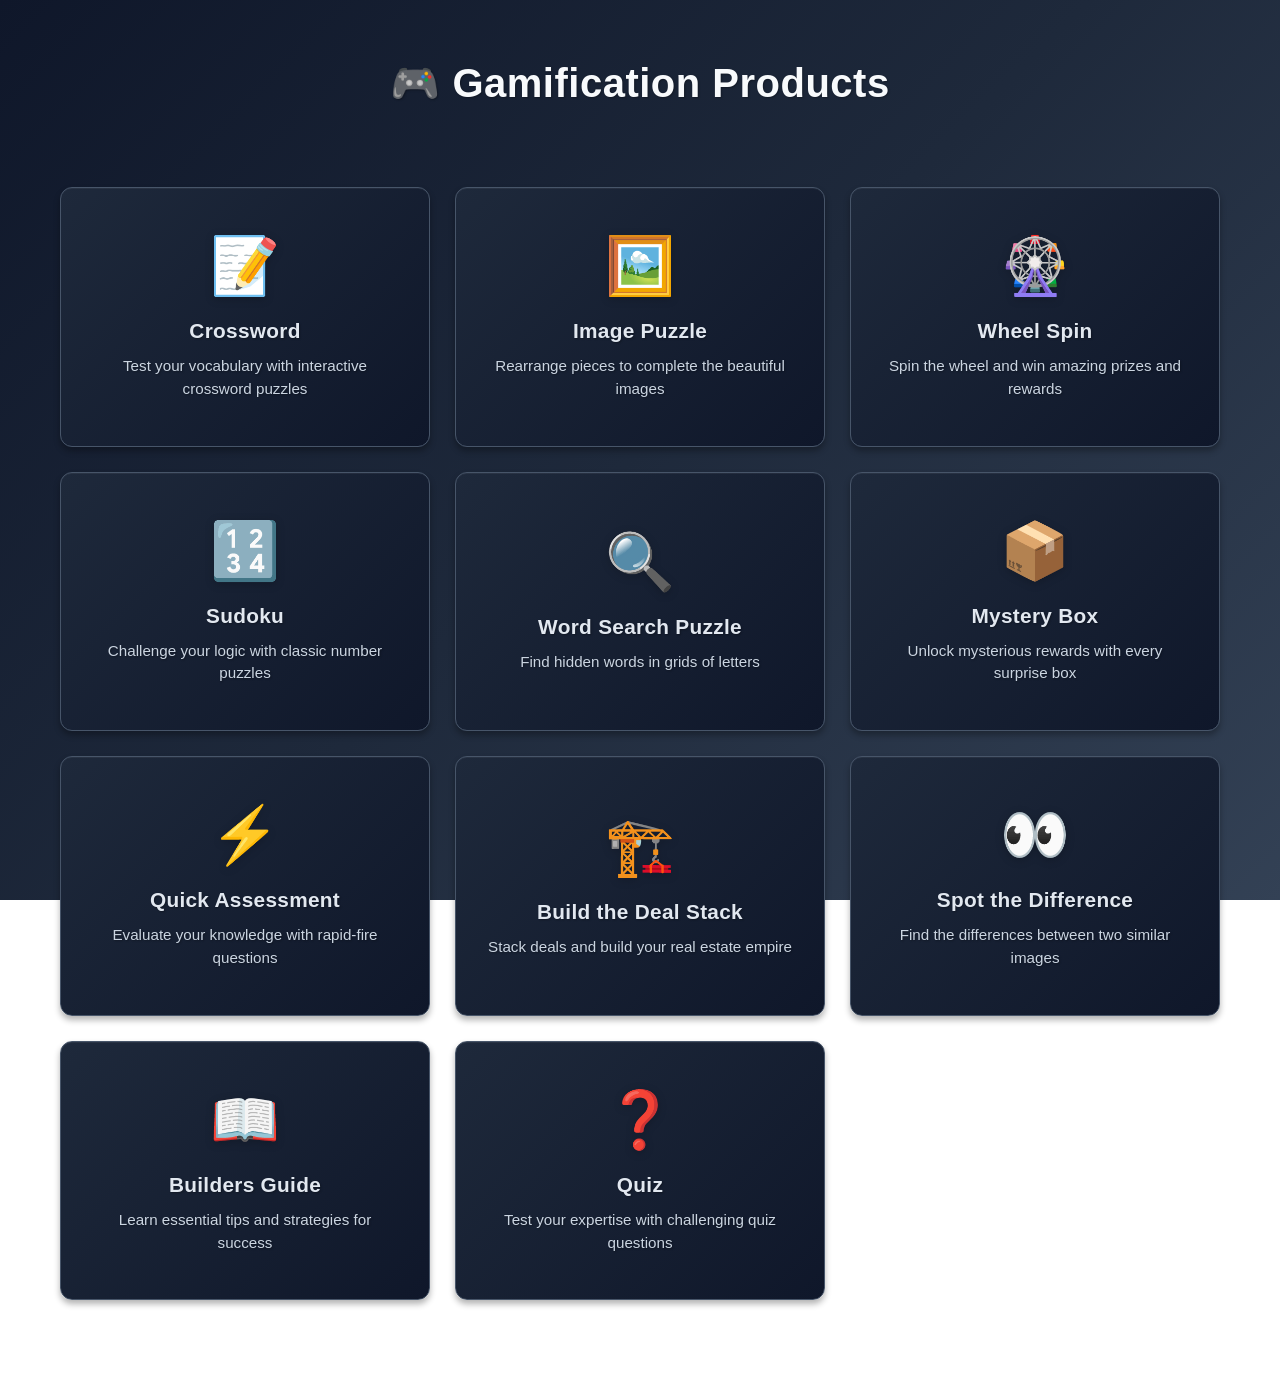
<file: index.html>
<!DOCTYPE html>
<html lang="en">
<head>
    <meta charset="UTF-8">
    <meta name="viewport" content="width=device-width, initial-scale=1.0">
    <title>Gamification Products</title>
    <style>
        * {
            margin: 0;
            padding: 0;
            box-sizing: border-box;
        }

        body {
            font-family: 'Segoe UI', 'Helvetica Neue', -apple-system, sans-serif;
            background: linear-gradient(135deg, #0f172a 0%, #1e293b 50%, #334155 100%);
            background-attachment: fixed;
            min-height: 100vh;
            padding: 60px 20px;
            position: relative;
            overflow-x: hidden;
        }

        .container {
            max-width: 1200px;
            margin: 0 auto;
            position: relative;
            z-index: 2;
        }

        h1 {
            text-align: center;
            color: #f8fafc;
            margin-bottom: 60px;
            font-size: 2.5em;
            text-shadow: 1px 1px 2px rgba(0, 0, 0, 0.3);
            font-weight: 600;
            letter-spacing: 0.5px;
        }

        .cards-grid {
            display: grid;
            grid-template-columns: repeat(auto-fit, minmax(300px, 1fr));
            gap: 25px;
            padding: 20px;
        }

        .card {
            background: linear-gradient(135deg, #1e293b 0%, #0f172a 100%);
            border: 1px solid #475569;
            border-radius: 12px;
            overflow: hidden;
            box-shadow: 0 4px 6px rgba(0, 0, 0, 0.3),
                        inset 0 1px 0 rgba(255, 255, 255, 0.05);
            transition: all 0.3s ease;
            cursor: pointer;
            text-decoration: none;
            display: flex;
            flex-direction: column;
            justify-content: center;
            align-items: center;
            padding: 45px 30px;
            text-align: center;
            min-height: 240px;
            position: relative;
        }

        .card:hover {
            transform: translateY(-8px);
            box-shadow: 0 12px 24px rgba(0, 0, 0, 0.4),
                        inset 0 1px 0 rgba(255, 255, 255, 0.1);
            border-color: #64748b;
            background: linear-gradient(135deg, #334155 0%, #1e293b 100%);
        }

        .card-icon {
            font-size: 3.5em;
            margin-bottom: 20px;
            transition: all 0.3s ease;
            filter: drop-shadow(0 2px 4px rgba(0, 0, 0, 0.2));
        }

        .card:hover .card-icon {
            transform: scale(1.1);
        }

        .card-title {
            font-size: 1.3em;
            font-weight: 600;
            color: #e2e8f0;
            transition: all 0.3s ease;
            text-shadow: 1px 1px 2px rgba(0, 0, 0, 0.3);
            margin-bottom: 12px;
            letter-spacing: 0.3px;
        }

        .card:hover .card-title {
            color: #f1f5f9;
        }

        .card-description {
            font-size: 0.95em;
            color: #cbd5e1;
            font-weight: 400;
            line-height: 1.5;
            text-shadow: 1px 1px 2px rgba(0, 0, 0, 0.3);
            transition: all 0.3s ease;
        }

        .card:hover .card-description {
            color: #e2e8f0;
        }

        @media (max-width: 768px) {
            h1 {
                font-size: 2em;
                margin-bottom: 40px;
            }

            .cards-grid {
                grid-template-columns: repeat(auto-fit, minmax(260px, 1fr));
                gap: 20px;
                padding: 15px;
            }

            .card {
                min-height: 220px;
                padding: 35px 20px;
            }

            .card-icon {
                font-size: 3em;
            }

            .card-title {
                font-size: 1.1em;
            }

            .card-description {
                font-size: 0.9em;
            }
        }
    </style>
</head>
<body>
    <div class="container">
        <h1>🎮 Gamification Products</h1>
        
        <div class="cards-grid">
            <a href="https://igethouse-crossword.vercel.app/" class="card" target="_blank" rel="noopener noreferrer">
                <div class="card-icon">📝</div>
                <div class="card-title">Crossword</div>
                <div class="card-description">Test your vocabulary with interactive crossword puzzles</div>
            </a>

            <a href="https://igethouse-image-puzzle.vercel.app/" class="card" target="_blank" rel="noopener noreferrer">
                <div class="card-icon">🖼️</div>
                <div class="card-title">Image Puzzle</div>
                <div class="card-description">Rearrange pieces to complete the beautiful images</div>
            </a>

            <a href="https://igethouse-spin-win.vercel.app/" class="card" target="_blank" rel="noopener noreferrer">
                <div class="card-icon">🎡</div>
                <div class="card-title">Wheel Spin</div>
                <div class="card-description">Spin the wheel and win amazing prizes and rewards</div>
            </a>

            <a href="https://sudoku-ochre-phi.vercel.app/" class="card" target="_blank" rel="noopener noreferrer">
                <div class="card-icon">🔢</div>
                <div class="card-title">Sudoku</div>
                <div class="card-description">Challenge your logic with classic number puzzles</div>
            </a>

            <a href="https://igethouse-search-puzzle.vercel.app/" class="card" target="_blank" rel="noopener noreferrer">
                <div class="card-icon">🔍</div>
                <div class="card-title">Word Search Puzzle</div>
                <div class="card-description">Find hidden words in grids of letters</div>
            </a>

            <a href="https://mystery-box-tau.vercel.app/" class="card" target="_blank" rel="noopener noreferrer">
                <div class="card-icon">📦</div>
                <div class="card-title">Mystery Box</div>
                <div class="card-description">Unlock mysterious rewards with every surprise box</div>
            </a>

            <a href="https://quick-assessment-sigma.vercel.app/" class="card" target="_blank" rel="noopener noreferrer">
                <div class="card-icon">⚡</div>
                <div class="card-title">Quick Assessment</div>
                <div class="card-description">Evaluate your knowledge with rapid-fire questions</div>
            </a>

            <a href="https://deal-stack-sigma.vercel.app/" class="card" target="_blank" rel="noopener noreferrer">
                <div class="card-icon">🏗️</div>
                <div class="card-title">Build the Deal Stack</div>
                <div class="card-description">Stack deals and build your real estate empire</div>
            </a>

            <a href="https://spot-the-difference-puce.vercel.app/" class="card" target="_blank" rel="noopener noreferrer">
                <div class="card-icon">👀</div>
                <div class="card-title">Spot the Difference</div>
                <div class="card-description">Find the differences between two similar images</div>
            </a>

            <a href="https://igethouse-builders-guide.vercel.app/" class="card" target="_blank" rel="noopener noreferrer">
                <div class="card-icon">📖</div>
                <div class="card-title">Builders Guide</div>
                <div class="card-description">Learn essential tips and strategies for success</div>
            </a>

            <a href="https://real-estate-quiz-pi.vercel.app/" class="card" target="_blank" rel="noopener noreferrer">
                <div class="card-icon">❓</div>
                <div class="card-title">Quiz</div>
                <div class="card-description">Test your expertise with challenging quiz questions</div>
            </a>
        </div>
    </div>
</body>
</html>
</file>
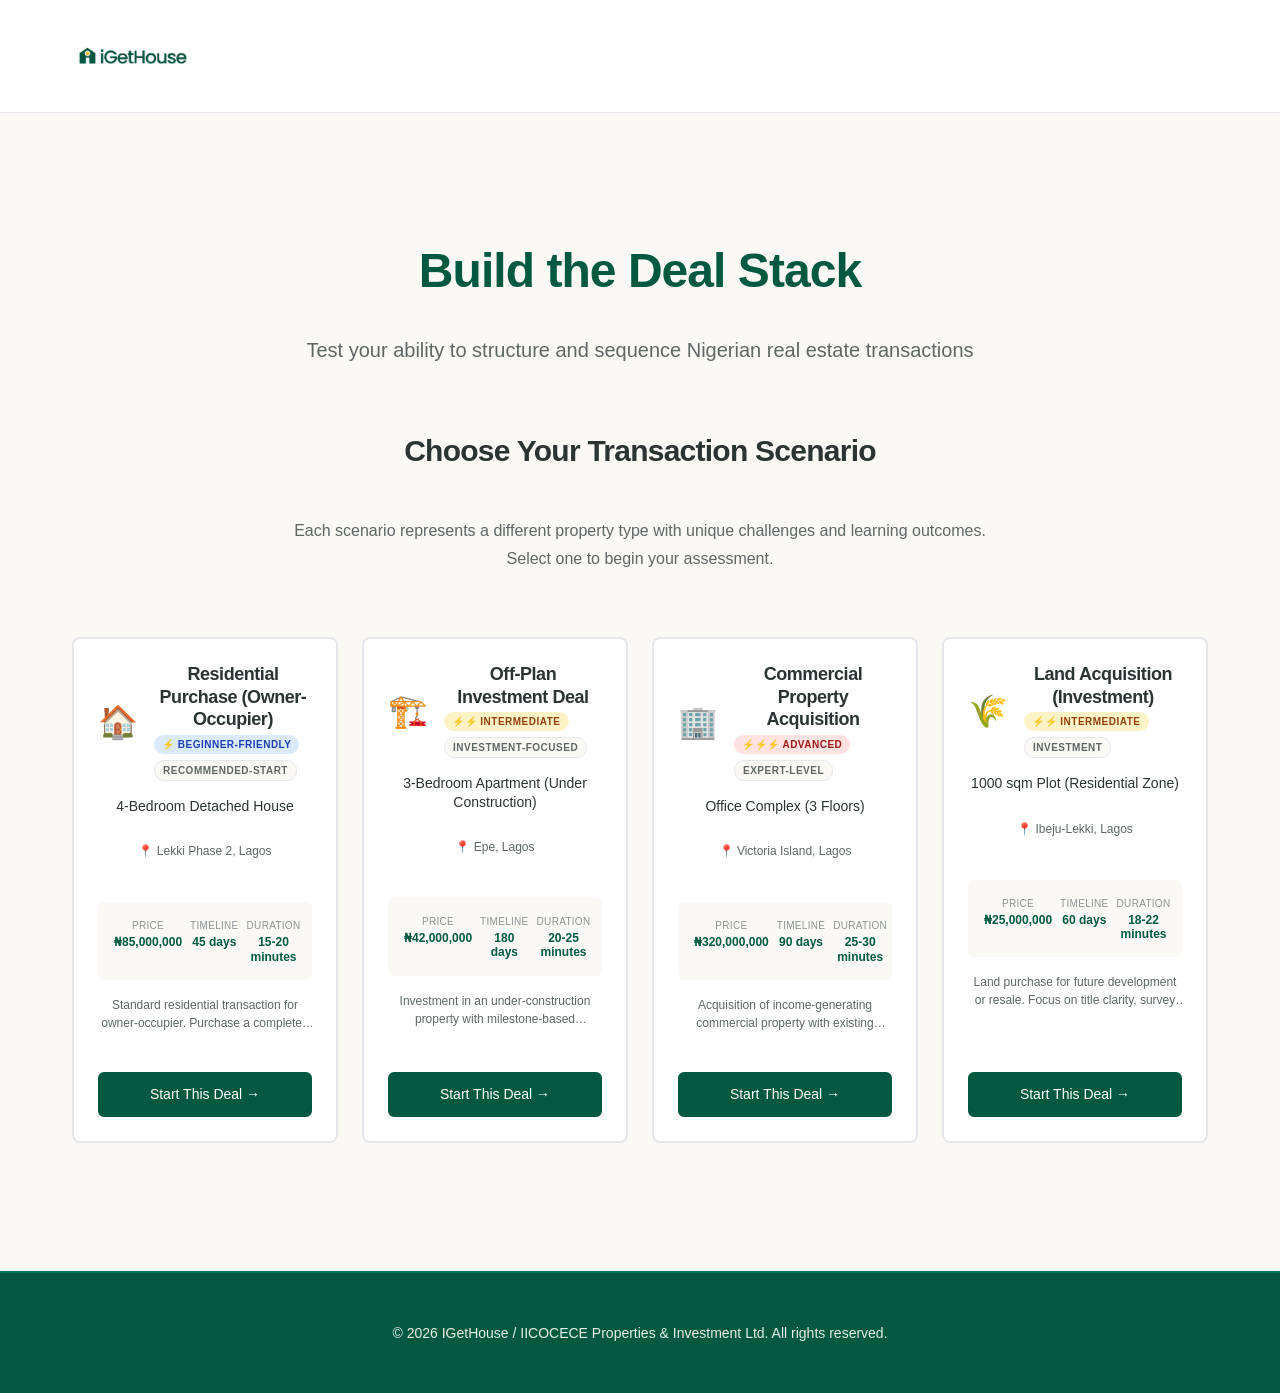
<file: Documents/website_with_deji/build_the_deal_stack/index.html>
<!DOCTYPE html>
<html lang="en">
<head>
    <meta charset="UTF-8">
    <meta name="viewport" content="width=device-width, initial-scale=1.0">
    <meta name="description" content="Build the Deal Stack - Transaction Readiness Simulator for Nigerian Real Estate">
    <title>Build the Deal Stack | IGetHouse Transaction Readiness Simulator</title>
    <link rel="stylesheet" href="css/style.css">
</head>
<body class="landing-page">
    <header class="header">
        <div class="container">
            <img src="assets/logo.jpg" alt="IGetHouse Logo" class="logo">
        </div>
    </header>

    <main class="main-content">
        <section class="hero-section">
            <div class="container">
                <h1 class="product-title">Build the Deal Stack</h1>
                <p class="product-subtitle">
                    Test your ability to structure and sequence Nigerian real estate transactions
                </p>

                <!-- Scenario Selection Section -->
                <div class="scenario-selection-section">
                    <h2 class="section-title">Choose Your Transaction Scenario</h2>
                    <p class="section-subtitle">
                        Each scenario represents a different property type with unique challenges and learning outcomes.
                        Select one to begin your assessment.
                    </p>

                    <!-- Scenario Cards Grid -->
                    <div class="scenario-grid" id="scenarioGrid">
                        <!-- Scenarios will be dynamically loaded here -->
                    </div>
                </div>
            </div>
        </section>
    </main>

    <!-- Universal Modal -->
    <div class="modal" id="universalModal" role="dialog" aria-labelledby="universalModalTitle" aria-describedby="universalModalMessage">
        <div class="modal-content">
            <div class="modal-header">
                <span class="modal-icon" id="universalModalIcon">💡</span>
                <h3 class="modal-title" id="universalModalTitle">Modal Title</h3>
            </div>
            <p class="modal-message" id="universalModalMessage">Modal message goes here.</p>
            <div class="modal-actions" id="universalModalActions">
                <!-- Buttons will be dynamically added here -->
            </div>
        </div>
    </div>

    <footer class="footer">
        <div class="container">
            <p>&copy; 2026 IGetHouse / IICOCECE Properties & Investment Ltd. All rights reserved.</p>
        </div>
    </footer>

    <!-- Load dependencies -->
    <script src="js/data.js"></script>
    <script src="js/state.js"></script>
    <script src="js/modal.js"></script>

    <script>
        /**
         * Scenario Selection and Session Management
         * 
         * Features:
         * - Load and display all scenarios
         * - Handle scenario selection
         * - Track completed scenarios
         * - Manage existing sessions
         */

        // Initialize on page load
        document.addEventListener('DOMContentLoaded', () => {
            renderScenarios();
        });

        /**
         * Render all available scenarios
         */
        function renderScenarios() {
            const grid = document.getElementById('scenarioGrid');
            if (!grid) return;

            const scenarios = ScenarioManager.getAllScenarios();
            const completedScenarios = StateManager.getCompletedScenarios();

            grid.innerHTML = scenarios.map(scenario => {
                const isCompleted = completedScenarios[scenario.id];
                const completedBadge = isCompleted 
                    ? `<span class="completed-badge">✅ Completed (${isCompleted.bestScore}/100)</span>` 
                    : '';

                // Difficulty badge
                const difficultyClass = `difficulty-${scenario.difficulty}`;
                const difficultyEmoji = scenario.difficulty === 'low' ? '⚡' : 
                                       scenario.difficulty === 'medium' ? '⚡⚡' : '⚡⚡⚡';

                return `
                    <div class="scenario-card ${isCompleted ? 'completed' : ''}" 
                         data-scenario-id="${scenario.id}"
                         onclick="selectScenario('${scenario.id}')">
                        <div class="scenario-header">
                            <span class="scenario-icon">${scenario.icon}</span>
                            <div class="scenario-header-text">
                                <h3 class="scenario-title">${scenario.title}</h3>
                                <div class="scenario-badges">
                                    <span class="difficulty-badge ${difficultyClass}">
                                        ${difficultyEmoji} ${scenario.difficultyLabel}
                                    </span>
                                    ${scenario.badge ? `<span class="feature-badge">${scenario.badge}</span>` : ''}
                                </div>
                            </div>
                        </div>
                        
                        <div class="scenario-details">
                            <div class="scenario-property-info">
                                <p class="property-type">${scenario.propertyType}</p>
                                <p class="property-location">📍 ${scenario.location}</p>
                            </div>
                            
                            <div class="scenario-stats">
                                <div class="stat-item">
                                    <span class="stat-label">Price</span>
                                    <span class="stat-value">${scenario.priceFormatted}</span>
                                </div>
                                <div class="stat-item">
                                    <span class="stat-label">Timeline</span>
                                    <span class="stat-value">${scenario.timelineDays} days</span>
                                </div>
                                <div class="stat-item">
                                    <span class="stat-label">Duration</span>
                                    <span class="stat-value">${scenario.estimatedDuration}</span>
                                </div>
                            </div>
                            
                            <p class="scenario-description">${scenario.description}</p>
                            
                            ${completedBadge}
                        </div>
                        
                        <div class="scenario-action">
                            <button class="btn btn-primary btn-scenario">
                                ${isCompleted ? 'Start Again →' : 'Start This Deal →'}
                            </button>
                        </div>
                    </div>
                `;
            }).join('');
        }

        /**
         * Handle scenario selection
         */
        function selectScenario(scenarioId) {
            // Check if Local Storage is available
            if (!StateManager.isStorageAvailable()) {
                ModalManager.alert(
                    'Local Storage Not Available',
                    'This application requires Local Storage to save your progress.\n\nPlease enable Local Storage in your browser settings and try again.',
                    'error'
                );
                return;
            }

            const state = StateManager.load();
            
            // Edge Case: Check for existing session
            if (state) {
                const currentScenario = state.activeScenarioId;
                
                // If user has completed an assessment
                if (state.completedAt && state.score !== null) {
                    ModalManager.confirm(
                        'Start New Assessment?',
                        `You have a completed assessment${currentScenario ? ' (' + ScenarioManager.getScenarioById(currentScenario)?.title + ')' : ''}.\n\nStarting this scenario will begin a new session.\n\nDo you want to continue?`,
                        () => {
                            // User confirmed - start new with selected scenario
                            console.log('Starting new deal with scenario:', scenarioId);
                            StateManager.setActiveScenario(scenarioId);
                            window.location.href = 'game.html';
                        },
                        () => {
                            // User cancelled - view current results
                            console.log('Redirecting to existing results...');
                            window.location.href = 'result.html';
                        },
                        { confirmText: 'Start New', cancelText: 'View Results', type: 'warning' }
                    );
                    return;
                }
                
                // If user has an in-progress session with a different scenario
                if (currentScenario && currentScenario !== scenarioId && state.dealStack && state.dealStack.length > 0) {
                    const currentScenarioData = ScenarioManager.getScenarioById(currentScenario);
                    ModalManager.confirm(
                        'Switch Scenario?',
                        `You have ${state.dealStack.length} step${state.dealStack.length !== 1 ? 's' : ''} in progress for "${currentScenarioData?.title || 'another scenario'}".\n\nSwitching scenarios will clear your current progress.\n\nDo you want to continue?`,
                        () => {
                            // User confirmed - switch scenario
                            console.log('Switching to new scenario:', scenarioId);
                            StateManager.setActiveScenario(scenarioId);
                            window.location.href = 'game.html';
                        },
                        null,
                        { confirmText: 'Switch Scenario', cancelText: 'Cancel', type: 'warning' }
                    );
                    return;
                }
                
                // If user has in-progress session with same scenario
                if (currentScenario === scenarioId && state.dealStack && state.dealStack.length > 0) {
                    ModalManager.confirm(
                        'Continue or Restart?',
                        `You have ${state.dealStack.length} step${state.dealStack.length !== 1 ? 's' : ''} in progress for this scenario.\n\nClick Continue to resume, or Restart to begin fresh.`,
                        () => {
                            // User confirmed - continue
                            console.log('Continuing previous session...');
                            window.location.href = 'game.html';
                        },
                        () => {
                            // User cancelled - restart
                            console.log('Restarting scenario...');
                            StateManager.setActiveScenario(scenarioId);
                            window.location.href = 'game.html';
                        },
                        { confirmText: 'Continue', cancelText: 'Restart', type: 'info' }
                    );
                    return;
                }
            }
            
            // No conflicts - proceed with selected scenario
            console.log('Starting scenario:', scenarioId);
            StateManager.setActiveScenario(scenarioId);
            window.location.href = 'game.html';
        }

        // Make selectScenario globally accessible
        window.selectScenario = selectScenario;
    </script>
</body>
</html>
</file>
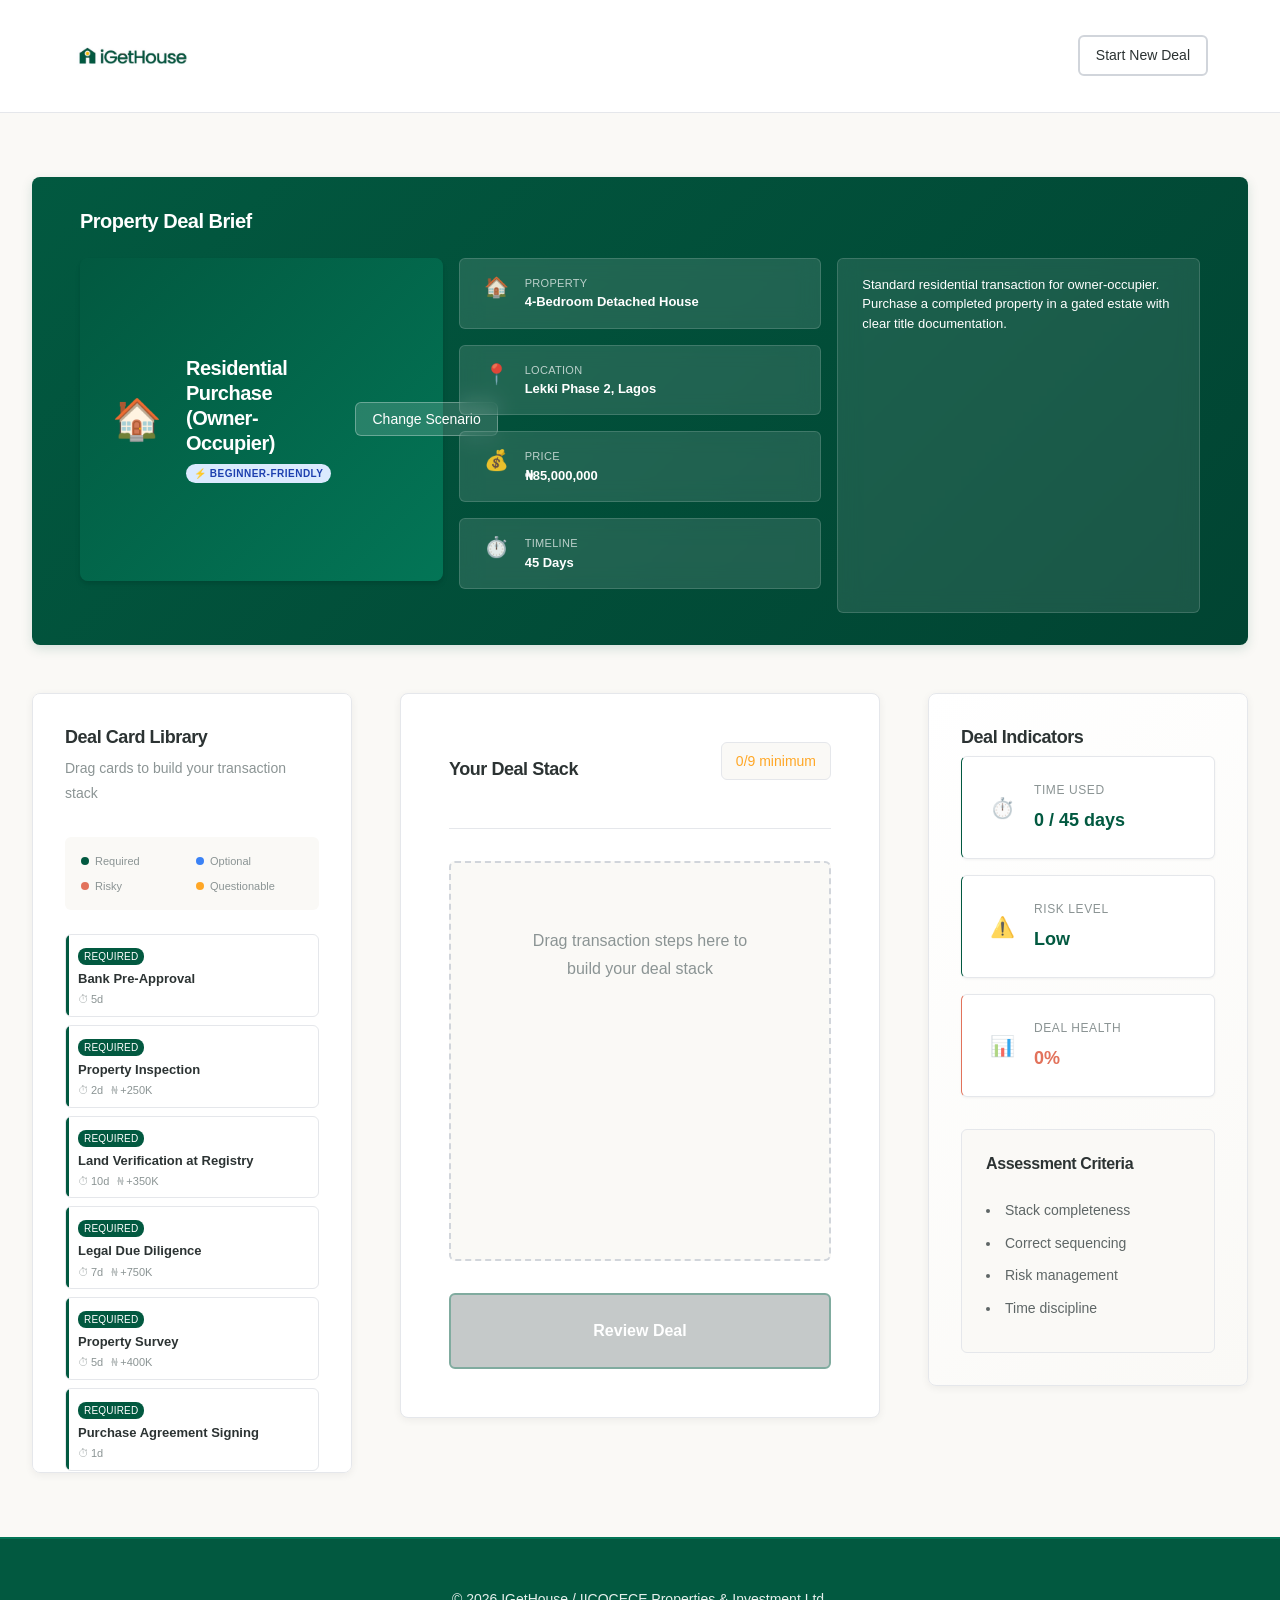
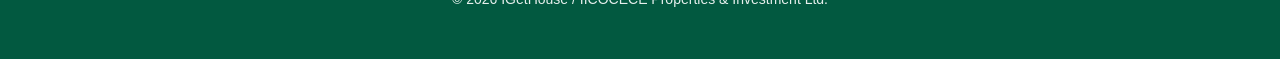
<file: Documents/website_with_deji/build_the_deal_stack/game.html>
<!DOCTYPE html>
<html lang="en">
<head>
    <meta charset="UTF-8">
    <meta name="viewport" content="width=device-width, initial-scale=1.0">
    <meta name="description" content="Build the Deal Stack - Assemble Your Transaction">
    <title>Assemble Your Deal | Build the Deal Stack</title>
    <link rel="stylesheet" href="css/style.css">
</head>
<body class="game-page">
    <header class="header">
        <div class="container">
            <img src="assets/logo.jpg" alt="IGetHouse Logo" class="logo">
            <button class="btn btn-secondary btn-sm" id="resetBtn">Start New Deal</button>
        </div>
    </header>

    <main class="game-main">
        <div class="container-fluid">
            <!-- Deal Brief Header -->
            <section class="deal-brief-header">
                <h1 class="deal-title">Property Deal Brief</h1>
                <div class="deal-details" id="dealDetails">
                    <!-- Deal details will be populated by JavaScript -->
                </div>
            </section>

            <!-- Three Column Layout -->
            <section class="game-workspace">
                <!-- Left Panel: Card Library -->
                <aside class="card-library-panel" aria-label="Available transaction steps">
                    <h2 class="panel-title">Deal Card Library</h2>
                    <p class="panel-description">Drag cards to build your transaction stack</p>
                    
                    <!-- Category Legend -->
                    <div class="category-legend">
                        <div class="legend-item">
                            <span class="legend-dot" style="background: var(--color-primary);"></span>
                            <span class="legend-label">Required</span>
                        </div>
                        <div class="legend-item">
                            <span class="legend-dot" style="background: #3b82f6;"></span>
                            <span class="legend-label">Optional</span>
                        </div>
                        <div class="legend-item">
                            <span class="legend-dot" style="background: var(--color-secondary);"></span>
                            <span class="legend-label">Risky</span>
                        </div>
                        <div class="legend-item">
                            <span class="legend-dot" style="background: var(--color-accent);"></span>
                            <span class="legend-label">Questionable</span>
                        </div>
                    </div>
                    
                    <div class="cards-container" id="availableCards">
                        <!-- Cards will be populated by JavaScript -->
                    </div>
                </aside>

                <!-- Center Panel: Stack Slots -->
                <article class="stack-panel" aria-label="Your deal stack">
                    <div class="stack-header">
                        <h2 class="panel-title">Your Deal Stack</h2>
                        <p class="stack-count" id="stackCount">0 steps</p>
                    </div>
                    <div class="stack-container" id="dealStack">
                        <!-- Stack slots will be populated by JavaScript -->
                    </div>
                    <button class="btn btn-primary btn-review" id="validateBtn">Review Deal</button>
                </article>

                <!-- Right Panel: Deal Indicators -->
                <aside class="indicators-panel" aria-label="Deal health metrics">
                    <h2 class="panel-title">Deal Indicators</h2>
                    
                    <div class="indicator-card">
                        <div class="indicator-icon">⏱️</div>
                        <div class="indicator-content">
                            <span class="indicator-label">Time Used</span>
                            <span class="indicator-value" id="timeIndicator">0 / 45 days</span>
                        </div>
                    </div>

                    <div class="indicator-card">
                        <div class="indicator-icon">⚠️</div>
                        <div class="indicator-content">
                            <span class="indicator-label">Risk Level</span>
                            <span class="indicator-value" id="riskIndicator">Low</span>
                        </div>
                    </div>

                    <div class="indicator-card">
                        <div class="indicator-icon">📊</div>
                        <div class="indicator-content">
                            <span class="indicator-label">Deal Health</span>
                            <span class="indicator-value" id="healthIndicator">0%</span>
                        </div>
                    </div>

                    <div class="indicator-info">
                        <h3>Assessment Criteria</h3>
                        <ul>
                            <li>Stack completeness</li>
                            <li>Correct sequencing</li>
                            <li>Risk management</li>
                            <li>Time discipline</li>
                        </ul>
                    </div>
                </aside>
            </section>
        </div>
    </main>

    <!-- Universal Modal -->
    <div class="modal" id="universalModal" role="dialog" aria-labelledby="universalModalTitle" aria-describedby="universalModalMessage">
        <div class="modal-content">
            <div class="modal-header">
                <span class="modal-icon" id="universalModalIcon">💡</span>
                <h3 class="modal-title" id="universalModalTitle">Modal Title</h3>
            </div>
            <p class="modal-message" id="universalModalMessage">Modal message goes here.</p>
            <div class="modal-actions" id="universalModalActions">
                <!-- Buttons will be dynamically added here -->
            </div>
        </div>
    </div>

    <footer class="footer">
        <div class="container">
            <p>&copy; 2026 IGetHouse / IICOCECE Properties & Investment Ltd.</p>
        </div>
    </footer>

    <script src="js/data.js"></script>
    <script src="js/state.js"></script>
    <script src="js/rules.js"></script>
    <script src="js/modal.js"></script>
    <script src="js/game.js"></script>
</body>
</html>
</file>
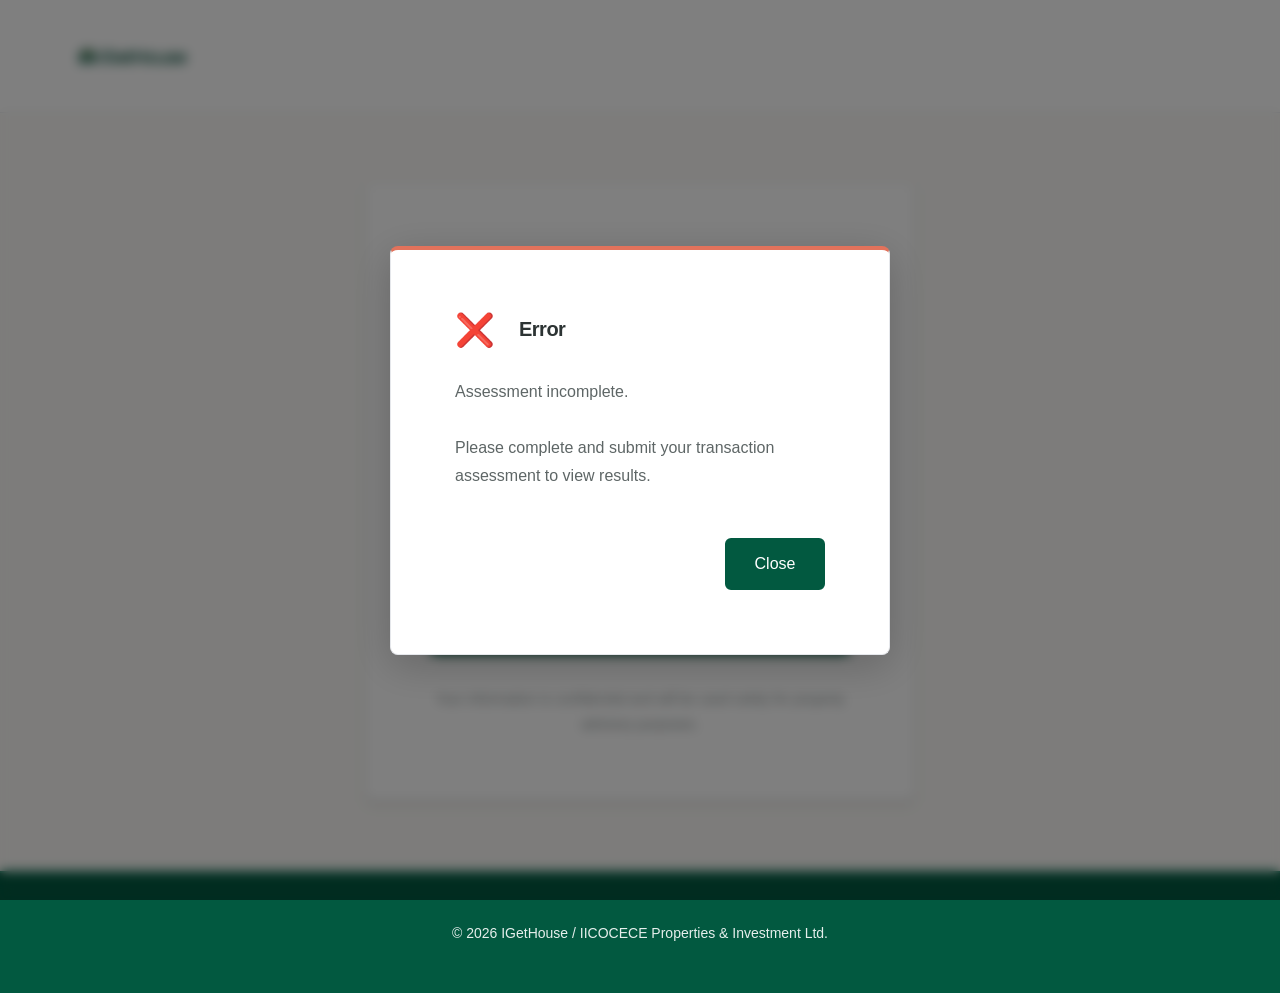
<file: Documents/website_with_deji/build_the_deal_stack/result.html>
<!DOCTYPE html>
<html lang="en">
<head>
    <meta charset="UTF-8">
    <meta name="viewport" content="width=device-width, initial-scale=1.0">
    <meta name="description" content="Build the Deal Stack - Your Transaction Readiness Assessment">
    <title>Assessment Results | Build the Deal Stack</title>
    <link rel="stylesheet" href="css/style.css">
</head>
<body class="result-page">
    <header class="header">
        <div class="container">
            <img src="assets/logo.jpg" alt="IGetHouse Logo" class="logo">
        </div>
    </header>

    <main class="results-main">
        <div class="container">
            <!-- Email Gate (shown first) -->
            <section class="email-gate-section" id="emailGate">
                <div class="email-gate-card">
                    <h1>Access Your Assessment Report</h1>
                    <p class="email-gate-description">
                        Enter your email address to view your Transaction Readiness Score and 
                        receive personalized recommendations for your property acquisition journey.
                    </p>
                    <form id="emailForm" class="email-form">
                        <div class="form-group">
                            <label for="emailInput" class="form-label">Email Address</label>
                            <input 
                                type="email" 
                                id="emailInput" 
                                class="form-input" 
                                placeholder="your.email@example.com" 
                                required
                                aria-required="true"
                            >
                        </div>
                        <button type="submit" class="btn btn-primary btn-submit">
                            View Assessment Results
                        </button>
                    </form>
                    <p class="privacy-note">
                        Your information is confidential and will be used solely for property advisory purposes.
                    </p>
                </div>
            </section>

            <!-- Results Section (shown after email submission) -->
            <section class="results-content hidden" id="resultsSection">
                <!-- Transaction Readiness Score -->
                <article class="score-section">
                    <h1 class="results-title">Transaction Readiness Assessment</h1>
                    
                    <!-- Scenario Context (NEW) -->
                    <div id="scenarioContext" class="scenario-context-container hidden"></div>
                    
                    <div class="score-display-card">
                        <div class="score-display">
                            <span class="score-value" id="scoreValue">--</span>
                            <span class="score-denominator">/100</span>
                        </div>
                        <p class="score-classification" id="scoreBand">--</p>
                    </div>
                </article>

                <!-- Performance Breakdown -->
                <article class="breakdown-section">
                    <h2 class="section-heading">Assessment Breakdown</h2>
                    <div class="breakdown-grid" id="breakdownGrid">
                        <!-- Breakdown items will be populated by JavaScript -->
                    </div>
                </article>

                <!-- Strengths and Gaps -->
                <article class="analysis-section">
                    <div class="analysis-grid">
                        <!-- Strengths -->
                        <div class="analysis-card strengths-card">
                            <div class="card-header">
                                <span class="card-icon">✓</span>
                                <h3 class="card-title">Strengths Identified</h3>
                            </div>
                            <ul class="analysis-list" id="strengthsList">
                                <!-- Populated by JavaScript -->
                            </ul>
                        </div>

                        <!-- Gaps -->
                        <div class="analysis-card gaps-card">
                            <div class="card-header">
                                <span class="card-icon">!</span>
                                <h3 class="card-title">Development Areas</h3>
                            </div>
                            <ul class="analysis-list" id="gapsList">
                                <!-- Populated by JavaScript -->
                            </ul>
                        </div>
                    </div>
                </article>

                <!-- Next Steps CTA -->
                <article class="next-steps-section">
                    <div class="next-steps-card" id="ctaCard">
                        <!-- CTA content will be populated based on score band -->
                    </div>
                </article>

                <!-- Action Buttons -->
                <div class="results-actions">
                    <button class="btn btn-primary" id="tryAnotherScenarioBtn">
                        Try Another Scenario →
                    </button>
                    <button class="btn btn-secondary" id="retryBtn">
                        Start New Deal
                    </button>
                </div>
            </section>
        </div>
    </main>

    <!-- Universal Modal -->
    <div class="modal" id="universalModal" role="dialog" aria-labelledby="universalModalTitle" aria-describedby="universalModalMessage">
        <div class="modal-content">
            <div class="modal-header">
                <span class="modal-icon" id="universalModalIcon">💡</span>
                <h3 class="modal-title" id="universalModalTitle">Modal Title</h3>
            </div>
            <p class="modal-message" id="universalModalMessage">Modal message goes here.</p>
            <div class="modal-actions" id="universalModalActions">
                <!-- Buttons will be dynamically added here -->
            </div>
        </div>
    </div>

    <footer class="footer">
        <div class="container">
            <p>&copy; 2026 IGetHouse / IICOCECE Properties & Investment Ltd.</p>
        </div>
    </footer>

    <script src="js/data.js"></script>
    <script src="js/state.js"></script>
    <script src="js/rules.js"></script>
    <script src="js/modal.js"></script>
    <script src="js/result.js"></script>
</body>
</html>
</file>
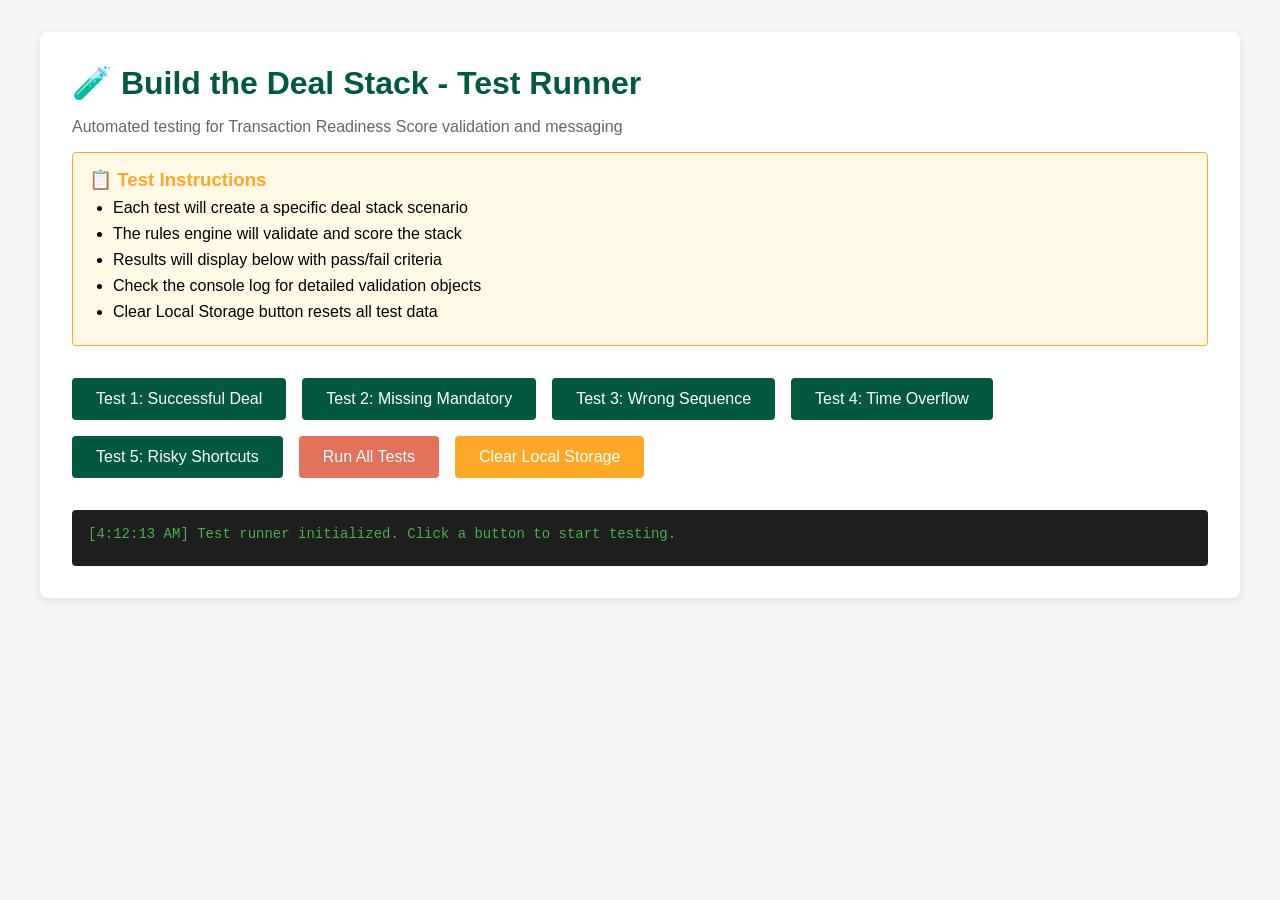
<file: Documents/website_with_deji/build_the_deal_stack/test-runner.html>
<!DOCTYPE html>
<html lang="en">
<head>
    <meta charset="UTF-8">
    <meta name="viewport" content="width=device-width, initial-scale=1.0">
    <title>Build the Deal Stack - Test Runner</title>
    <style>
        * {
            margin: 0;
            padding: 0;
            box-sizing: border-box;
        }

        body {
            font-family: 'Segoe UI', Tahoma, Geneva, Verdana, sans-serif;
            background: #f5f5f5;
            padding: 2rem;
        }

        .container {
            max-width: 1200px;
            margin: 0 auto;
            background: white;
            padding: 2rem;
            border-radius: 8px;
            box-shadow: 0 2px 8px rgba(0,0,0,0.1);
        }

        h1 {
            color: #025940;
            margin-bottom: 1rem;
        }

        .test-controls {
            margin: 2rem 0;
            display: flex;
            gap: 1rem;
            flex-wrap: wrap;
        }

        .btn {
            padding: 0.75rem 1.5rem;
            border: none;
            border-radius: 4px;
            cursor: pointer;
            font-size: 1rem;
            font-weight: 500;
            transition: all 0.2s;
        }

        .btn-primary {
            background: #025940;
            color: white;
        }

        .btn-primary:hover {
            background: #013d2e;
        }

        .btn-secondary {
            background: #E2725B;
            color: white;
        }

        .btn-secondary:hover {
            background: #d15b47;
        }

        .btn-warning {
            background: #FFA726;
            color: white;
        }

        .btn-warning:hover {
            background: #ff9800;
        }

        .test-results {
            margin-top: 2rem;
        }

        .test-case {
            background: #f9f9f9;
            padding: 1.5rem;
            margin-bottom: 1rem;
            border-radius: 4px;
            border-left: 4px solid #025940;
        }

        .test-case.pass {
            border-left-color: #4caf50;
        }

        .test-case.fail {
            border-left-color: #f44336;
        }

        .test-case h3 {
            margin-bottom: 0.5rem;
            color: #333;
        }

        .test-details {
            display: grid;
            grid-template-columns: repeat(auto-fit, minmax(200px, 1fr));
            gap: 1rem;
            margin-top: 1rem;
        }

        .detail-item {
            background: white;
            padding: 1rem;
            border-radius: 4px;
        }

        .detail-label {
            font-size: 0.875rem;
            color: #666;
            margin-bottom: 0.25rem;
        }

        .detail-value {
            font-size: 1.25rem;
            font-weight: 600;
            color: #025940;
        }

        .score-high { color: #4caf50; }
        .score-moderate { color: #FFA726; }
        .score-low { color: #f44336; }

        .log-section {
            background: #1e1e1e;
            color: #d4d4d4;
            padding: 1rem;
            border-radius: 4px;
            margin-top: 1rem;
            max-height: 400px;
            overflow-y: auto;
            font-family: 'Courier New', monospace;
            font-size: 0.875rem;
        }

        .log-entry {
            margin-bottom: 0.5rem;
        }

        .log-success { color: #4caf50; }
        .log-error { color: #f44336; }
        .log-info { color: #61afef; }
        .log-warn { color: #FFA726; }

        .instructions {
            background: #fff9e6;
            border: 1px solid #FFA726;
            padding: 1rem;
            border-radius: 4px;
            margin-bottom: 2rem;
        }

        .instructions h3 {
            color: #FFA726;
            margin-bottom: 0.5rem;
        }

        .instructions ul {
            margin-left: 1.5rem;
        }

        .instructions li {
            margin-bottom: 0.5rem;
        }
    </style>
</head>
<body>
    <div class="container">
        <h1>🧪 Build the Deal Stack - Test Runner</h1>
        <p style="margin-bottom: 1rem; color: #666;">
            Automated testing for Transaction Readiness Score validation and messaging
        </p>

        <div class="instructions">
            <h3>📋 Test Instructions</h3>
            <ul>
                <li>Each test will create a specific deal stack scenario</li>
                <li>The rules engine will validate and score the stack</li>
                <li>Results will display below with pass/fail criteria</li>
                <li>Check the console log for detailed validation objects</li>
                <li>Clear Local Storage button resets all test data</li>
            </ul>
        </div>

        <div class="test-controls">
            <button class="btn btn-primary" onclick="runTest1()">Test 1: Successful Deal</button>
            <button class="btn btn-primary" onclick="runTest2()">Test 2: Missing Mandatory</button>
            <button class="btn btn-primary" onclick="runTest3()">Test 3: Wrong Sequence</button>
            <button class="btn btn-primary" onclick="runTest4()">Test 4: Time Overflow</button>
            <button class="btn btn-primary" onclick="runTest5()">Test 5: Risky Shortcuts</button>
            <button class="btn btn-secondary" onclick="runAllTests()">Run All Tests</button>
            <button class="btn btn-warning" onclick="clearAll()">Clear Local Storage</button>
        </div>

        <div id="testResults" class="test-results"></div>
        
        <div class="log-section" id="logSection"></div>
    </div>

    <!-- Load dependencies -->
    <script src="js/data.js"></script>
    <script src="js/state.js"></script>
    <script src="js/rules.js"></script>

    <script>
        // Logging utilities
        const logSection = document.getElementById('logSection');
        
        function log(message, type = 'info') {
            const entry = document.createElement('div');
            entry.className = `log-entry log-${type}`;
            entry.textContent = `[${new Date().toLocaleTimeString()}] ${message}`;
            logSection.appendChild(entry);
            logSection.scrollTop = logSection.scrollHeight;
            
            if (type === 'error') {
                console.error(message);
            } else {
                console.log(message);
            }
        }

        function displayTestResult(testName, description, result, expectedBand, actualBand) {
            const resultsDiv = document.getElementById('testResults');
            const testCase = document.createElement('div');
            testCase.className = `test-case ${result.pass ? 'pass' : 'fail'}`;
            
            const scoreClass = actualBand === 'high' ? 'score-high' : 
                              actualBand === 'moderate' ? 'score-moderate' : 'score-low';
            
            testCase.innerHTML = `
                <h3>${result.pass ? '✓' : '✗'} ${testName}</h3>
                <p style="color: #666; margin-bottom: 1rem;">${description}</p>
                <div class="test-details">
                    <div class="detail-item">
                        <div class="detail-label">Transaction Readiness Score</div>
                        <div class="detail-value ${scoreClass}">${result.score}/100</div>
                    </div>
                    <div class="detail-item">
                        <div class="detail-label">Score Band</div>
                        <div class="detail-value ${scoreClass}">${actualBand.toUpperCase()}</div>
                    </div>
                    <div class="detail-item">
                        <div class="detail-label">Expected Band</div>
                        <div class="detail-value">${expectedBand.toUpperCase()}</div>
                    </div>
                    <div class="detail-item">
                        <div class="detail-label">Test Result</div>
                        <div class="detail-value">${result.pass ? 'PASS' : 'FAIL'}</div>
                    </div>
                </div>
                <div style="margin-top: 1rem;">
                    <strong>Breakdown:</strong> 
                    Completeness: ${result.breakdown.completeness.score}/100, 
                    Sequencing: ${result.breakdown.sequencing.score}/100, 
                    Risk: ${result.breakdown.riskHandling.score}/100, 
                    Time: ${result.breakdown.timeDiscipline.score}/100
                </div>
                <div style="margin-top: 0.5rem;">
                    <strong>Strengths:</strong> ${result.strengths.length > 0 ? result.strengths.join('; ') : 'None'}
                </div>
                <div style="margin-top: 0.5rem;">
                    <strong>Gaps:</strong> ${result.gaps.length > 0 ? result.gaps.join('; ') : 'None'}
                </div>
            `;
            
            resultsDiv.appendChild(testCase);
        }

        // Test 1: Successful Deal Completion
        window.runTest1 = function() {
            log('Starting Test 1: Successful Deal Completion', 'info');
            
            const dealStack = [
                'card_001', // Bank Pre-Approval
                'card_002', // Property Inspection
                'card_003', // Land Verification
                'card_004', // Legal Due Diligence
                'card_005', // Property Survey
                'card_006', // Purchase Agreement
                'card_007', // Initial Deposit
                'card_008', // Property Insurance
                'card_009', // Final Payment
                'card_010'  // Title Registration
            ];
            
            const validationResults = RulesEngine.validateDealStack(dealStack);
            console.log('Test 1 Results:', validationResults);
            
            const expectedBand = 'high';
            const actualBand = validationResults.scoreBand.level;
            const pass = validationResults.totalScore >= 80 && actualBand === expectedBand;
            
            log(`Test 1 Score: ${validationResults.totalScore}/100 (${actualBand})`, pass ? 'success' : 'error');
            
            displayTestResult(
                'Test 1: Successful Deal Completion',
                'All mandatory cards in correct sequence, expecting TRS ≥ 80',
                { ...validationResults, pass },
                expectedBand,
                actualBand
            );
        };

        // Test 2: Missing Mandatory Cards
        window.runTest2 = function() {
            log('Starting Test 2: Missing Mandatory Cards', 'info');
            
            const dealStack = [
                'card_001', // Bank Pre-Approval
                'card_002', // Property Inspection
                'card_003', // Land Verification
                'card_007', // Initial Deposit (missing prerequisite)
                'card_009'  // Final Payment (missing prerequisites)
            ];
            
            const validationResults = RulesEngine.validateDealStack(dealStack);
            console.log('Test 2 Results:', validationResults);
            
            const expectedBand = 'low';
            const actualBand = validationResults.scoreBand.level;
            const pass = validationResults.totalScore < 65 && actualBand === expectedBand;
            
            log(`Test 2 Score: ${validationResults.totalScore}/100 (${actualBand})`, pass ? 'success' : 'error');
            
            displayTestResult(
                'Test 2: Missing Mandatory Cards',
                'Only 5 of 10 mandatory cards, expecting TRS < 65',
                { ...validationResults, pass },
                expectedBand,
                actualBand
            );
        };

        // Test 3: Incorrect Sequencing
        window.runTest3 = function() {
            log('Starting Test 3: Incorrect Sequencing', 'info');
            
            const dealStack = [
                'card_010', // Title Registration (requires card_009)
                'card_009', // Final Payment (requires card_007, card_008)
                'card_007', // Initial Deposit (requires card_006)
                'card_006', // Purchase Agreement (requires card_004)
                'card_004', // Legal Due Diligence (requires card_003)
                'card_005', // Property Survey (requires card_003)
                'card_003', // Land Verification
                'card_008', // Property Insurance (requires card_001)
                'card_002', // Property Inspection
                'card_001'  // Bank Pre-Approval
            ];
            
            const validationResults = RulesEngine.validateDealStack(dealStack);
            console.log('Test 3 Results:', validationResults);
            
            const expectedBand = 'moderate';
            const actualBand = validationResults.scoreBand.level;
            const pass = validationResults.totalScore >= 65 && validationResults.totalScore < 80 
                        && validationResults.breakdown.sequencing.score < 60;
            
            log(`Test 3 Score: ${validationResults.totalScore}/100 (${actualBand})`, pass ? 'success' : 'error');
            
            displayTestResult(
                'Test 3: Incorrect Sequencing',
                'All cards present but wrong order, expecting moderate TRS with low sequencing score',
                { ...validationResults, pass },
                expectedBand,
                actualBand
            );
        };

        // Test 4: Time Overflow
        window.runTest4 = function() {
            log('Starting Test 4: Time Overflow', 'info');
            
            const dealStack = [
                'card_001', 'card_002', 'card_003', 'card_004', 'card_005',
                'card_006', 'card_007', 'card_008', 'card_009', 'card_010',
                'card_011', 'card_012', 'card_013', 'card_014', // All optional
                'card_019', 'card_020', 'card_021', 'card_022'  // All red herrings
            ];
            
            const validationResults = RulesEngine.validateDealStack(dealStack);
            console.log('Test 4 Results:', validationResults);
            
            const expectedBand = 'moderate';
            const actualBand = validationResults.scoreBand.level;
            const pass = validationResults.breakdown.timeDiscipline.score < 60 
                        && validationResults.breakdown.riskHandling.score < 70;
            
            log(`Test 4 Score: ${validationResults.totalScore}/100 (${actualBand})`, pass ? 'success' : 'error');
            
            displayTestResult(
                'Test 4: Time Overflow',
                'All cards including red herrings, expecting poor time and risk scores',
                { ...validationResults, pass },
                expectedBand,
                actualBand
            );
        };

        // Test 5: Risky Shortcuts
        window.runTest5 = function() {
            log('Starting Test 5: Risky Shortcuts', 'info');
            
            const dealStack = [
                'card_001', // Bank Pre-Approval
                'card_002', // Property Inspection
                'card_015', // Skip Land Verification (penalty: 35)
                'card_017', // Skip Legal Due Diligence (penalty: 40)
                'card_018', // Verbal Agreement Only (penalty: 30)
                'card_007', // Initial Deposit
                'card_009'  // Final Payment
            ];
            
            const validationResults = RulesEngine.validateDealStack(dealStack);
            console.log('Test 5 Results:', validationResults);
            
            const expectedBand = 'low';
            const actualBand = validationResults.scoreBand.level;
            const pass = validationResults.breakdown.riskHandling.score < 20 
                        && validationResults.totalScore < 65;
            
            log(`Test 5 Score: ${validationResults.totalScore}/100 (${actualBand})`, pass ? 'success' : 'error');
            
            displayTestResult(
                'Test 5: Risky Shortcuts',
                'Multiple risky cards taken, expecting very low risk handling score',
                { ...validationResults, pass },
                expectedBand,
                actualBand
            );
        };

        // Run All Tests
        window.runAllTests = function() {
            document.getElementById('testResults').innerHTML = '';
            logSection.innerHTML = '';
            log('Running all tests...', 'info');
            
            setTimeout(() => runTest1(), 100);
            setTimeout(() => runTest2(), 200);
            setTimeout(() => runTest3(), 300);
            setTimeout(() => runTest4(), 400);
            setTimeout(() => runTest5(), 500);
            setTimeout(() => log('All tests completed!', 'success'), 600);
        };

        // Clear All
        window.clearAll = function() {
            localStorage.clear();
            document.getElementById('testResults').innerHTML = '';
            logSection.innerHTML = '';
            log('Local Storage cleared', 'warn');
        };

        log('Test runner initialized. Click a button to start testing.', 'success');
    </script>
</body>
</html>
</file>
<file: Documents/website_with_deji/build_the_deal_stack/css/style.css>
/* ========================================
   Build the Deal Stack - Main Stylesheet
   ======================================== */

/* CSS Variables - Professional Theme */
:root {
    /* Brand Colors */
    --deep-green: #025940;
    --terracotta: #E2725B;
    --joyful-orange: #FFA726;
    --sand-white: #FAF9F6;
    --slate-gray: #5E6666;
    
    /* Neutral Palette */
    --color-primary: #025940;
    --color-primary-light: #037556;
    --color-secondary: #E2725B;
    --color-accent: #FFA726;
    --color-text-primary: #2C3333;
    --color-text-secondary: #5E6666;
    --color-text-muted: #8B9494;
    --color-background: #FFFFFF;
    --color-background-alt: #FAF9F6;
    --color-border: #E5E7EB;
    --color-border-dark: #D1D5DB;
    
    /* Legacy Support */
    --primary-color: var(--color-primary);
    --accent-color: var(--color-secondary);
    --highlight-color: var(--color-accent);
    --background-color: var(--color-background-alt);
    --text-color: var(--color-text-secondary);
    
    /* Spacing Scale */
    --spacing-xs: 0.5rem;
    --spacing-sm: 1rem;
    --spacing-md: 1.5rem;
    --spacing-lg: 2rem;
    --spacing-xl: 3rem;
    --spacing-2xl: 4rem;
    
    /* Typography Scale */
    --font-family: -apple-system, BlinkMacSystemFont, 'Segoe UI', Roboto, 'Helvetica Neue', Arial, sans-serif;
    --font-size-xs: 0.75rem;
    --font-size-sm: 0.875rem;
    --font-size-base: 1rem;
    --font-size-lg: 1.125rem;
    --font-size-xl: 1.25rem;
    --font-size-2xl: 1.5rem;
    --font-size-3xl: 1.875rem;
    --font-size-4xl: 2.25rem;
    --font-size-5xl: 3rem;
    
    /* Font Weights */
    --font-weight-normal: 400;
    --font-weight-medium: 500;
    --font-weight-semibold: 600;
    --font-weight-bold: 700;
    
    /* Line Heights */
    --line-height-tight: 1.25;
    --line-height-normal: 1.5;
    --line-height-relaxed: 1.75;
    
    /* Borders & Shadows */
    --border-radius-sm: 4px;
    --border-radius: 6px;
    --border-radius-lg: 8px;
    --border-width: 1px;
    --border-width-thick: 2px;
    
    --shadow-sm: 0 1px 2px 0 rgba(0, 0, 0, 0.05);
    --shadow: 0 1px 3px 0 rgba(0, 0, 0, 0.1), 0 1px 2px 0 rgba(0, 0, 0, 0.06);
    --shadow-md: 0 4px 6px -1px rgba(0, 0, 0, 0.1), 0 2px 4px -1px rgba(0, 0, 0, 0.06);
    --shadow-lg: 0 10px 15px -3px rgba(0, 0, 0, 0.1), 0 4px 6px -2px rgba(0, 0, 0, 0.05);
    
    /* Legacy Shadow Support */
    --box-shadow: var(--shadow);
    --box-shadow-lg: var(--shadow-lg);
}

/* ========================================
   Reset & Base Styles
   ======================================== */

* {
    margin: 0;
    padding: 0;
    box-sizing: border-box;
}

html {
    font-size: 16px;
    -webkit-font-smoothing: antialiased;
    -moz-osx-font-smoothing: grayscale;
}

body {
    font-family: var(--font-family);
    color: var(--color-text-primary);
    background-color: var(--color-background-alt);
    line-height: var(--line-height-normal);
    font-weight: var(--font-weight-normal);
    min-height: 100vh;
    display: flex;
    flex-direction: column;
}

/* ========================================
   Typography
   ======================================== */

h1, h2, h3, h4, h5, h6 {
    color: var(--color-primary);
    font-weight: var(--font-weight-semibold);
    line-height: var(--line-height-tight);
    margin-bottom: var(--spacing-md);
    letter-spacing: -0.025em;
}

h1 { 
    font-size: var(--font-size-4xl); 
    font-weight: var(--font-weight-bold);
}

h2 { 
    font-size: var(--font-size-3xl); 
}

h3 { 
    font-size: var(--font-size-2xl); 
}

h4 {
    font-size: var(--font-size-xl);
}

p {
    margin-bottom: var(--spacing-md);
    line-height: var(--line-height-relaxed);
    color: var(--color-text-secondary);
}

strong {
    font-weight: var(--font-weight-semibold);
    color: var(--color-text-primary);
}

/* ========================================
   Layout Components
   ======================================== */

.container {
    max-width: 1200px;
    margin: 0 auto;
    padding: 0 var(--spacing-lg);
    width: 100%;
}

.header {
    background-color: var(--color-background);
    padding: var(--spacing-lg) 0;
    border-bottom: var(--border-width) solid var(--color-border);
    position: sticky;
    top: 0;
    z-index: 100;
    backdrop-filter: blur(8px);
    background-color: rgba(255, 255, 255, 0.95);
}

.header .container {
    display: flex;
    justify-content: space-between;
    align-items: center;
}

.logo {
    max-height: 48px;
    width: auto;
    display: block;
}

.main-content {
    flex: 1;
    padding: var(--spacing-2xl) 0;
}

.footer {
    background-color: var(--color-primary);
    color: var(--color-background);
    padding: var(--spacing-xl) 0;
    text-align: center;
    margin-top: auto;
    border-top: var(--border-width-thick) solid var(--color-primary-light);
}

.footer p {
    margin: 0;
    font-size: var(--font-size-sm);
    color: rgba(255, 255, 255, 0.9);
}

/* ========================================
   Buttons
   ======================================== */

.btn {
    display: inline-flex;
    align-items: center;
    justify-content: center;
    padding: 0.75rem 1.5rem;
    font-size: var(--font-size-base);
    font-weight: var(--font-weight-medium);
    text-align: center;
    text-decoration: none;
    border: var(--border-width-thick) solid transparent;
    border-radius: var(--border-radius);
    cursor: pointer;
    font-family: inherit;
    line-height: 1.5;
    white-space: nowrap;
    user-select: none;
    background-color: transparent;
}

.btn:focus {
    outline: 2px solid var(--color-accent);
    outline-offset: 2px;
}

.btn:disabled {
    opacity: 0.5;
    cursor: not-allowed;
}

.btn-primary {
    background-color: var(--color-primary);
    border-color: var(--color-primary);
    color: white;
}

.btn-primary:hover:not(:disabled) {
    background-color: var(--color-primary-light);
    border-color: var(--color-primary-light);
}

.btn-primary:active:not(:disabled) {
    background-color: #014432;
}

.btn-secondary {
    background-color: var(--color-background);
    border-color: var(--color-border-dark);
    color: var(--color-text-primary);
}

.btn-secondary:hover:not(:disabled) {
    background-color: var(--color-background-alt);
    border-color: var(--color-primary);
}

.btn-sm {
    padding: 0.5rem 1rem;
    font-size: var(--font-size-sm);
}

.btn-large {
    padding: 1rem 2rem;
    font-size: var(--font-size-lg);
    width: 100%;
    margin-top: var(--spacing-lg);
}

/* ========================================
   Landing Page Styles
   ======================================== */

.hero-section {
    text-align: center;
    padding: var(--spacing-2xl) 0;
    min-height: 80vh;
    display: flex;
    align-items: center;
    justify-content: center;
}

.product-title {
    color: var(--color-primary);
    font-size: var(--font-size-5xl);
    font-weight: var(--font-weight-bold);
    margin-bottom: var(--spacing-lg);
    letter-spacing: -0.02em;
}

.product-subtitle {
    font-size: var(--font-size-xl);
    color: var(--color-text-secondary);
    max-width: 700px;
    margin: 0 auto var(--spacing-2xl);
    line-height: var(--line-height-relaxed);
    font-weight: var(--font-weight-normal);
}

.deal-snapshot-card {
    background: var(--color-background);
    border-radius: var(--border-radius-lg);
    box-shadow: var(--shadow-md);
    padding: var(--spacing-2xl);
    max-width: 800px;
    margin: 0 auto var(--spacing-2xl);
    border: var(--border-width) solid var(--color-border);
}

.snapshot-title {
    color: var(--color-text-primary);
    font-size: var(--font-size-2xl);
    margin-bottom: var(--spacing-xl);
    text-align: center;
    font-weight: var(--font-weight-semibold);
}

.snapshot-grid {
    display: grid;
    grid-template-columns: repeat(2, 1fr);
    gap: var(--spacing-lg);
    margin-bottom: var(--spacing-xl);
    padding-bottom: var(--spacing-xl);
    border-bottom: var(--border-width) solid var(--color-border);
}

.snapshot-item {
    display: flex;
    flex-direction: column;
    gap: var(--spacing-xs);
}

.snapshot-label {
    font-size: var(--font-size-sm);
    color: var(--color-text-muted);
    text-transform: uppercase;
    letter-spacing: 0.05em;
    font-weight: var(--font-weight-medium);
}

.snapshot-value {
    font-size: var(--font-size-xl);
    color: var(--color-primary);
    font-weight: var(--font-weight-semibold);
}

.snapshot-description {
    font-size: var(--font-size-base);
    color: var(--color-text-secondary);
    line-height: var(--line-height-relaxed);
    text-align: center;
    margin: 0;
}

.btn-cta {
    font-size: var(--font-size-lg);
    padding: 1rem 2.5rem;
    min-width: 300px;
}

/* ========================================
   Scenario Selection UI
   ======================================== */

.scenario-selection-section {
    max-width: 1200px;
    margin: 0 auto;
}

.section-subtitle {
    text-align: center;
    color: var(--color-text-secondary);
    font-size: var(--font-size-base);
    line-height: var(--line-height-relaxed);
    max-width: 700px;
    margin: 0 auto var(--spacing-2xl);
}

.scenario-grid {
    display: grid;
    grid-template-columns: repeat(4, 1fr);
    gap: var(--spacing-md);
    margin-top: var(--spacing-2xl);
}

/* Responsive: 3 columns on medium screens */
@media (max-width: 1200px) {
    .scenario-grid {
        grid-template-columns: repeat(3, 1fr);
    }
}

/* Responsive: 2 columns on tablets */
@media (max-width: 900px) {
    .scenario-grid {
        grid-template-columns: repeat(2, 1fr);
    }
}

/* Responsive: 1 column on mobile */
@media (max-width: 600px) {
    .scenario-grid {
        grid-template-columns: 1fr;
    }
}

.scenario-card {
    background: var(--color-background);
    border: var(--border-width-thick) solid var(--color-border);
    border-radius: var(--border-radius-lg);
    padding: var(--spacing-md);
    cursor: pointer;
    transition: all 0.3s ease;
    display: flex;
    flex-direction: column;
    gap: var(--spacing-sm);
    position: relative;
    overflow: hidden;
}

.scenario-card:hover {
    border-color: var(--color-primary);
    box-shadow: var(--shadow-lg);
    transform: translateY(-4px);
}

.scenario-card.completed {
    background: linear-gradient(135deg, #f0fdf4 0%, #dcfce7 100%);
    border-color: #10b981;
}

.scenario-card.completed::before {
    content: '';
    position: absolute;
    top: 0;
    left: 0;
    right: 0;
    height: 4px;
    background: linear-gradient(90deg, #10b981 0%, #059669 100%);
}

.scenario-header {
    display: flex;
    align-items: center;
    gap: var(--spacing-sm);
}

.scenario-icon {
    font-size: 2rem;
    line-height: 1;
    flex-shrink: 0;
}

.scenario-header-text {
    flex: 1;
    min-width: 0;
}

.scenario-title {
    font-size: var(--font-size-lg);
    font-weight: var(--font-weight-semibold);
    color: var(--color-text-primary);
    margin-bottom: 0.25rem;
    line-height: var(--line-height-tight);
}

.scenario-badges {
    display: flex;
    flex-wrap: wrap;
    gap: 0.375rem;
    margin-top: 0;
}

.difficulty-badge,
.feature-badge,
.completed-badge {
    font-size: 0.625rem;
    font-weight: var(--font-weight-semibold);
    padding: 0.125rem 0.5rem;
    border-radius: 10px;
    display: inline-flex;
    align-items: center;
    gap: 0.125rem;
    text-transform: uppercase;
    letter-spacing: 0.05em;
    white-space: nowrap;
}

.difficulty-badge.difficulty-low {
    background: #dbeafe;
    color: #1e40af;
}

.difficulty-badge.difficulty-medium {
    background: #fef3c7;
    color: #92400e;
}

.difficulty-badge.difficulty-high {
    background: #fee2e2;
    color: #991b1b;
}

.feature-badge {
    background: var(--color-background-alt);
    color: var(--color-text-secondary);
    border: 1px solid var(--color-border);
}

.completed-badge {
    background: #d1fae5;
    color: #065f46;
    margin-top: 0.375rem;
    font-size: 0.625rem;
}

.scenario-details {
    display: flex;
    flex-direction: column;
    gap: var(--spacing-sm);
    flex: 1;
}

.scenario-property-info {
    display: flex;
    flex-direction: column;
    gap: 0.125rem;
}

.property-type {
    font-size: var(--font-size-sm);
    font-weight: var(--font-weight-medium);
    color: var(--color-text-primary);
    line-height: 1.3;
}

.property-location {
    font-size: var(--font-size-xs);
    color: var(--color-text-secondary);
}

.scenario-stats {
    display: grid;
    grid-template-columns: repeat(3, 1fr);
    gap: var(--spacing-xs);
    padding: var(--spacing-sm);
    background: var(--color-background-alt);
    border-radius: var(--border-radius);
}

.stat-item {
    display: flex;
    flex-direction: column;
    gap: 0.125rem;
}

.stat-label {
    font-size: 0.625rem;
    color: var(--color-text-muted);
    text-transform: uppercase;
    letter-spacing: 0.03em;
    font-weight: var(--font-weight-medium);
}

.stat-value {
    font-size: var(--font-size-xs);
    font-weight: var(--font-weight-semibold);
    color: var(--color-primary);
    line-height: 1.2;
}

.scenario-description {
    font-size: var(--font-size-xs);
    line-height: 1.5;
    color: var(--color-text-secondary);
    display: -webkit-box;
    -webkit-line-clamp: 2;
    -webkit-box-orient: vertical;
    overflow: hidden;
}

.scenario-action {
    margin-top: auto;
}

.btn-scenario {
    width: 100%;
    padding: 0.625rem 1rem;
    font-size: var(--font-size-sm);
    font-weight: var(--font-weight-medium);
}

/* ========================================
   Utility Classes
   ======================================== */

.section-title {
    text-align: center;
    margin-bottom: var(--spacing-xl);
    color: var(--color-text-primary);
    font-weight: var(--font-weight-semibold);
}

/* ========================================
   Scrollbar Styling
   ======================================== */

.card-library-panel::-webkit-scrollbar,
.stack-container::-webkit-scrollbar {
    width: 8px;
}

.card-library-panel::-webkit-scrollbar-track,
.stack-container::-webkit-scrollbar-track {
    background: var(--color-background-alt);
}

.card-library-panel::-webkit-scrollbar-thumb,
.stack-container::-webkit-scrollbar-thumb {
    background: var(--color-border-dark);
    border-radius: var(--border-radius);
}

.card-library-panel::-webkit-scrollbar-thumb:hover,
.stack-container::-webkit-scrollbar-thumb:hover {
    background: var(--color-text-muted);
}

/* ========================================
   Animations
   ======================================== */

@keyframes slideIn {
    from {
        transform: translateX(100%);
        opacity: 0;
    }
    to {
        transform: translateX(0);
        opacity: 1;
    }
}

@keyframes fadeOut {
    from {
        opacity: 1;
    }
    to {
        opacity: 0;
    }
}

/* ========================================
   Print Styles
   ======================================== */

@media print {
    .header,
    .footer,
    .btn,
    .card-library-panel,
    .indicators-panel {
        display: none;
    }
    
    .game-workspace {
        grid-template-columns: 1fr;
    }
    
    body {
        background: white;
    }
}

/* ========================================
   Game Page Styles
   ======================================== */

.game-main {
    padding: var(--spacing-2xl) 0;
}

.container-fluid {
    max-width: 1600px;
    margin: 0 auto;
    padding: 0 var(--spacing-lg);
}

/* Deal Brief Header */
.deal-brief-header {
    background: linear-gradient(135deg, var(--color-primary) 0%, #014432 100%);
    padding: var(--spacing-lg) var(--spacing-xl);
    border-radius: var(--border-radius-lg);
    box-shadow: 0 4px 12px rgba(2, 89, 64, 0.15);
    margin-bottom: var(--spacing-xl);
    border: none;
    color: white;
}

.deal-title {
    color: white;
    margin-bottom: var(--spacing-md);
    font-size: var(--font-size-xl);
    font-weight: var(--font-weight-semibold);
}

/* Scenario Header Banner */
.scenario-header-banner {
    background: linear-gradient(135deg, var(--color-primary) 0%, var(--color-primary-light) 100%);
    border-radius: var(--border-radius-lg);
    padding: var(--spacing-lg);
    margin-bottom: var(--spacing-lg);
    display: flex;
    justify-content: space-between;
    align-items: center;
    gap: var(--spacing-md);
    box-shadow: var(--shadow-md);
}

.scenario-banner-content {
    display: flex;
    align-items: center;
    gap: var(--spacing-md);
    flex: 1;
}

.scenario-banner-icon {
    font-size: 2.5rem;
    line-height: 1;
    flex-shrink: 0;
}

.scenario-banner-text {
    flex: 1;
}

.scenario-banner-title {
    color: var(--color-background);
    font-size: var(--font-size-xl);
    font-weight: var(--font-weight-semibold);
    margin-bottom: var(--spacing-xs);
    line-height: var(--line-height-tight);
}

.scenario-banner-badges {
    display: flex;
    gap: var(--spacing-xs);
}

.btn-change-scenario {
    background: rgba(255, 255, 255, 0.15);
    border: 1px solid rgba(255, 255, 255, 0.3);
    color: var(--color-background);
    padding: 0.5rem 1rem;
    border-radius: var(--border-radius);
    font-size: var(--font-size-sm);
    font-weight: var(--font-weight-medium);
    cursor: pointer;
    transition: all 0.2s ease;
    white-space: nowrap;
}

.btn-change-scenario:hover {
    background: rgba(255, 255, 255, 0.25);
    transform: translateY(-1px);
}

/* New compact meta grid layout */
.deal-meta-grid {
    display: grid;
    grid-template-columns: repeat(auto-fit, minmax(180px, 1fr));
    gap: var(--spacing-sm);
    margin-bottom: var(--spacing-md);
}

.deal-meta-item {
    display: flex;
    align-items: flex-start;
    gap: var(--spacing-sm);
    padding: var(--spacing-sm) var(--spacing-md);
    background: rgba(255, 255, 255, 0.12);
    border-radius: var(--border-radius);
    border: 1px solid rgba(255, 255, 255, 0.15);
    backdrop-filter: blur(10px);
    transition: all 0.2s ease;
    min-height: 60px;
}

.deal-meta-item:hover {
    background: rgba(255, 255, 255, 0.18);
    transform: translateY(-1px);
}

.deal-meta-icon {
    font-size: 1.25rem;
    line-height: 1;
    opacity: 0.9;
    flex-shrink: 0;
    margin-top: 0.125rem;
}

.deal-meta-content {
    display: flex;
    flex-direction: column;
    gap: 0.125rem;
    min-width: 0;
}

.deal-meta-label {
    font-size: 0.6875rem;
    color: rgba(255, 255, 255, 0.7);
    font-weight: var(--font-weight-medium);
    text-transform: uppercase;
    letter-spacing: 0.3px;
}

.deal-meta-value {
    font-size: 0.8125rem;
    color: white;
    font-weight: var(--font-weight-semibold);
    line-height: 1.4;
    word-wrap: break-word;
    overflow-wrap: break-word;
}

.deal-description {
    margin: 0;
    padding: var(--spacing-sm) var(--spacing-md);
    background: rgba(255, 255, 255, 0.08);
    border-radius: var(--border-radius);
    border: 1px solid rgba(255, 255, 255, 0.1);
    color: rgba(255, 255, 255, 0.9);
    font-size: 0.8125rem;
    line-height: 1.5;
}

/* Legacy support (if still used anywhere) */
.deal-details {
    display: grid;
    grid-template-columns: repeat(auto-fit, minmax(140px, 1fr));
    gap: var(--spacing-sm);
}

.deal-details p {
    margin: 0;
    padding: var(--spacing-sm) var(--spacing-md);
    background: rgba(255, 255, 255, 0.1);
    border-radius: var(--border-radius);
    border: 1px solid rgba(255, 255, 255, 0.15);
    color: white;
    backdrop-filter: blur(10px);
    font-size: 0.8125rem;
}

.deal-details strong {
    color: rgba(255, 255, 255, 0.8);
    display: block;
    margin-bottom: var(--spacing-xs);
    font-size: 0.6875rem;
    font-weight: var(--font-weight-medium);
    text-transform: uppercase;
    letter-spacing: 0.3px;
}

/* Three Column Workspace */
.game-workspace {
    display: grid;
    grid-template-columns: 1fr 1.5fr 1fr;
    gap: var(--spacing-xl);
    align-items: start;
}

/* Left Panel: Card Library */
.card-library-panel {
    background: var(--color-background);
    padding: var(--spacing-lg);
    border-radius: var(--border-radius-lg);
    box-shadow: 0 2px 8px rgba(0, 0, 0, 0.06);
    border: var(--border-width) solid var(--color-border);
    position: sticky;
    top: 100px;
    max-height: calc(100vh - 120px);
    overflow-y: auto;
}

.panel-title {
    font-size: var(--font-size-lg);
    font-weight: var(--font-weight-semibold);
    color: var(--color-text-primary);
    margin-bottom: var(--spacing-xs);
}

.panel-description {
    font-size: var(--font-size-sm);
    color: var(--color-text-muted);
    margin-bottom: var(--spacing-md);
    line-height: 1.5;
}

/* Center Panel: Stack */
.stack-panel {
    background: var(--color-background);
    padding: var(--spacing-xl);
    border-radius: var(--border-radius-lg);
    box-shadow: 0 2px 8px rgba(0, 0, 0, 0.06);
    border: var(--border-width) solid var(--color-border);
    min-height: 600px;
}

.stack-header {
    display: flex;
    justify-content: space-between;
    align-items: center;
    margin-bottom: var(--spacing-md);
}

.stack-count {
    font-size: var(--font-size-sm);
    color: var(--color-text-muted);
    font-weight: var(--font-weight-medium);
}

.stack-header {
    display: flex;
    justify-content: space-between;
    align-items: center;
    margin-bottom: var(--spacing-lg);
    padding-bottom: var(--spacing-md);
    border-bottom: var(--border-width) solid var(--color-border);
}

.stack-count {
    font-size: var(--font-size-sm);
    color: var(--color-text-muted);
    font-weight: var(--font-weight-medium);
    background: var(--color-background-alt);
    padding: 0.375rem 0.875rem;
    border-radius: var(--border-radius);
    border: var(--border-width) solid var(--color-border);
}

/* Right Panel: Indicators */
.indicators-panel {
    background: linear-gradient(135deg, var(--color-background) 0%, var(--color-background-alt) 100%);
    padding: var(--spacing-lg);
    border-radius: var(--border-radius-lg);
    box-shadow: 0 2px 8px rgba(0, 0, 0, 0.06);
    border: var(--border-width) solid var(--color-border);
    position: sticky;
    top: 100px;
}

.panel-description {
    color: var(--color-text-muted);
    margin-bottom: var(--spacing-lg);
    font-size: var(--font-size-sm);
    line-height: var(--line-height-relaxed);
}

/* Cards */
/* Category Legend */
.category-legend {
    display: grid;
    grid-template-columns: repeat(2, 1fr);
    gap: var(--spacing-xs);
    margin-bottom: var(--spacing-md);
    padding: var(--spacing-sm);
    background: var(--color-background-alt);
    border-radius: var(--border-radius);
}

.legend-item {
    display: flex;
    align-items: center;
    gap: 0.375rem;
}

.legend-dot {
    width: 8px;
    height: 8px;
    border-radius: 50%;
    flex-shrink: 0;
}

.legend-label {
    font-size: 0.6875rem;
    color: var(--color-text-muted);
    font-weight: var(--font-weight-medium);
}

.cards-container {
    display: flex;
    flex-direction: column;
    gap: var(--spacing-xs);
}

/* Smaller, more compact cards */
.card {
    background: var(--color-background);
    border: var(--border-width) solid var(--color-border);
    border-radius: var(--border-radius);
    padding: 0.5rem 0.75rem;
    cursor: grab;
    transition: all 0.2s ease;
    position: relative;
    overflow: hidden;
    min-height: 50px;
}

.card::before {
    content: '';
    position: absolute;
    left: 0;
    top: 0;
    bottom: 0;
    width: 3px;
    background: var(--color-border-dark);
    transition: all 0.2s ease;
}

/* Category color coding on left border */
.card[data-category="mandatory"]::before {
    background: var(--color-primary);
}

.card[data-category="optional"]::before {
    background: #3b82f6;
}

.card[data-category="risky"]::before {
    background: var(--color-secondary);
}

.card[data-category="red_herring"]::before {
    background: var(--color-accent);
}

.card:hover {
    border-color: var(--color-primary);
    box-shadow: 0 2px 8px rgba(2, 89, 64, 0.12);
    transform: translateX(3px);
}

.card:active {
    cursor: grabbing;
}

.card.dragging {
    opacity: 0.5;
    cursor: grabbing;
    transform: scale(0.98);
    box-shadow: var(--shadow-lg);
}

.card-name {
    font-weight: var(--font-weight-semibold);
    color: var(--color-text-primary);
    margin-bottom: 0.25rem;
    font-size: 0.8125rem;
    line-height: 1.25;
}

.card-category {
    display: inline-block;
    font-size: 0.625rem;
    color: white;
    padding: 0.0625rem 0.375rem;
    border-radius: 8px;
    text-transform: uppercase;
    font-weight: var(--font-weight-medium);
    letter-spacing: 0.02em;
    margin-bottom: 0.375rem;
}

/* Category badge colors */
.card-category.mandatory {
    background: var(--color-primary);
}

.card-category.optional {
    background: #3b82f6;
}

.card-category.risky {
    background: var(--color-secondary);
}

.card-category.red_herring {
    background: var(--color-accent);
}

.card-meta {
    display: flex;
    gap: 0.5rem;
    font-size: 0.6875rem;
    color: var(--color-text-muted);
    align-items: center;
    margin-top: 0.125rem;
}

.card-meta span {
    display: inline-flex;
    align-items: center;
    gap: 0.125rem;
}

.card-meta-item {
    display: flex;
    align-items: center;
    gap: 0.125rem;
}

/* Stack Container */
.stack-container {
    min-height: 400px;
    border: var(--border-width-thick) dashed var(--color-border-dark);
    border-radius: var(--border-radius);
    padding: var(--spacing-lg);
    background: var(--color-background-alt);
    margin-bottom: var(--spacing-lg);
    transition: all 0.2s ease;
}

.stack-container:empty {
    display: flex;
    align-items: center;
    justify-content: center;
}

.stack-container.drag-over {
    background-color: rgba(2, 89, 64, 0.08);
    border-color: var(--color-primary);
    border-style: solid;
    box-shadow: inset 0 0 0 1px var(--color-primary);
}

.stack-slot {
    background: var(--color-background);
    border: var(--border-width) solid var(--color-border);
    border-radius: var(--border-radius);
    padding: var(--spacing-sm) var(--spacing-md);
    margin-bottom: var(--spacing-xs);
    display: flex;
    align-items: center;
    justify-content: space-between;
    cursor: move;
    transition: all 0.2s ease;
    position: relative;
    overflow: hidden;
}

.stack-slot::before {
    content: '';
    position: absolute;
    left: 0;
    top: 0;
    bottom: 0;
    width: 3px;
    background: var(--color-border-dark);
    transition: all 0.2s ease;
}

/* Category color coding on left border for stack slots */
.stack-slot[data-category="mandatory"]::before {
    background: var(--color-primary);
}

.stack-slot[data-category="optional"]::before {
    background: #3b82f6;
}

.stack-slot[data-category="risky"]::before {
    background: var(--color-secondary);
}

.stack-slot[data-category="red_herring"]::before {
    background: var(--color-accent);
}

.stack-slot.filled {
    border-color: var(--color-primary);
    background: var(--color-background);
    box-shadow: 0 1px 3px rgba(0, 0, 0, 0.05);
}

.stack-slot.filled:hover {
    box-shadow: 0 2px 6px rgba(2, 89, 64, 0.1);
    transform: translateX(2px);
}

.stack-slot.dragging {
    opacity: 0.4;
    cursor: grabbing;
    transform: scale(0.98);
}

.stack-slot.drag-over {
    background-color: rgba(2, 89, 64, 0.1);
    border-color: var(--color-accent);
    border-width: var(--border-width-thick);
    transform: translateY(-2px);
    box-shadow: var(--shadow-sm);
}

/* Indicator Cards */
.indicator-card {
    display: flex;
    gap: var(--spacing-sm);
    align-items: center;
    padding: var(--spacing-md);
    background: white;
    border-radius: var(--border-radius);
    margin-bottom: var(--spacing-sm);
    border: var(--border-width) solid var(--color-border);
    box-shadow: 0 1px 3px rgba(0, 0, 0, 0.05);
    transition: all 0.2s ease;
}

.indicator-card:hover {
    box-shadow: 0 2px 6px rgba(0, 0, 0, 0.08);
    transform: translateY(-1px);
}

.indicator-icon {
    font-size: 1.25rem;
    line-height: 1;
    min-width: 2rem;
    text-align: center;
    opacity: 0.8;
}

.indicator-content {
    flex: 1;
    display: flex;
    flex-direction: column;
    gap: var(--spacing-xs);
}

.indicator-label {
    font-size: var(--font-size-xs);
    color: var(--color-text-muted);
    text-transform: uppercase;
    letter-spacing: 0.05em;
    font-weight: var(--font-weight-medium);
}

.indicator-value {
    font-size: var(--font-size-lg);
    font-weight: var(--font-weight-semibold);
    color: var(--color-text-primary);
}

.indicator-info {
    margin-top: var(--spacing-lg);
    padding: var(--spacing-md);
    background: var(--color-background-alt);
    border-radius: var(--border-radius);
    border: var(--border-width) solid var(--color-border);
}

.indicator-info h3 {
    font-size: var(--font-size-base);
    color: var(--color-text-primary);
    margin-bottom: var(--spacing-md);
    font-weight: var(--font-weight-semibold);
}

.indicator-info ul {
    list-style-position: inside;
    color: var(--color-text-secondary);
    font-size: var(--font-size-sm);
    line-height: var(--line-height-relaxed);
}

.indicator-info li {
    margin-bottom: var(--spacing-xs);
}

/* Review Button */
.btn-review {
    width: 100%;
    padding: var(--spacing-md) var(--spacing-lg);
    font-size: var(--font-size-base);
    font-weight: var(--font-weight-semibold);
    box-shadow: 0 2px 8px rgba(2, 89, 64, 0.2);
    transition: all 0.2s ease;
}

.btn-review:hover:not(:disabled) {
    box-shadow: 0 4px 12px rgba(2, 89, 64, 0.3);
    transform: translateY(-1px);
}

.btn-review:disabled {
    opacity: 0.5;
    cursor: not-allowed;
    background: var(--color-text-muted);
    box-shadow: none;
}

.btn-review:disabled:hover {
    transform: none;
}

/* WhatsApp Contact Button */
button[onclick="showWhatsAppContacts()"] {
    cursor: pointer;
}

button[onclick="showWhatsAppContacts()"]:hover {
    background: #20BD5B !important;
    transform: translateY(-1px);
    box-shadow: 0 4px 8px rgba(37, 211, 102, 0.4) !important;
}

/* ========================================
   Modal Styles
   ======================================== */

/* ========================================
   Modal System
   ======================================== */

.modal {
    display: none;
    position: fixed;
    top: 0;
    left: 0;
    width: 100%;
    height: 100%;
    background-color: rgba(0, 0, 0, 0.5);
    backdrop-filter: blur(6px);
    z-index: 10000;
    justify-content: center;
    align-items: center;
    padding: var(--spacing-lg);
    animation: fadeIn 0.2s ease-out;
}

.modal.active {
    display: flex;
}

.modal-content {
    background: var(--color-background);
    padding: var(--spacing-2xl);
    border-radius: var(--border-radius-lg);
    max-width: 500px;
    width: 100%;
    box-shadow: 0 10px 40px rgba(0, 0, 0, 0.2);
    border: var(--border-width) solid var(--color-border);
    animation: slideUp 0.3s ease-out;
    position: relative;
}

/* Modal type styling */
.modal-content.modal-success {
    border-top: 4px solid #10b981;
}

.modal-content.modal-warning {
    border-top: 4px solid var(--color-accent);
}

.modal-content.modal-error {
    border-top: 4px solid var(--color-secondary);
}

.modal-content.modal-info {
    border-top: 4px solid var(--color-primary);
}

.modal-header {
    display: flex;
    align-items: center;
    gap: var(--spacing-md);
    margin-bottom: var(--spacing-lg);
}

.modal-icon {
    font-size: 2rem;
    line-height: 1;
    flex-shrink: 0;
}

.modal-title {
    color: var(--color-text-primary);
    font-weight: var(--font-weight-semibold);
    font-size: var(--font-size-xl);
    margin: 0;
    flex: 1;
}

.modal-message {
    margin-bottom: var(--spacing-xl);
    color: var(--color-text-secondary);
    line-height: var(--line-height-relaxed);
    font-size: var(--font-size-base);
    white-space: pre-line;
}

.modal-actions {
    display: flex;
    gap: var(--spacing-md);
    justify-content: flex-end;
}

.modal-actions .btn {
    min-width: 100px;
}

/* Modal animations */
@keyframes fadeIn {
    from {
        opacity: 0;
    }
    to {
        opacity: 1;
    }
}

@keyframes slideUp {
    from {
        transform: translateY(20px);
        opacity: 0;
    }
    to {
        transform: translateY(0);
        opacity: 1;
    }
}

/* Responsive modal */
@media (max-width: 768px) {
    .modal-content {
        padding: var(--spacing-xl);
        max-width: calc(100vw - 2rem);
    }
    
    .modal-title {
        font-size: var(--font-size-lg);
    }
    
    .modal-actions {
        flex-direction: column-reverse;
    }
    
    .modal-actions .btn {
        width: 100%;
    }
}

/* ========================================
   Result Page Styles
   ======================================== */

.results-main {
    padding: var(--spacing-2xl) 0;
    min-height: 80vh;
}

.hidden {
    display: none !important;
}

/* Email Gate */
.email-gate-section {
    display: flex;
    align-items: center;
    justify-content: center;
    min-height: 70vh;
}

.email-gate-card {
    background: var(--color-background);
    padding: var(--spacing-2xl);
    border-radius: var(--border-radius-lg);
    box-shadow: var(--shadow-md);
    max-width: 550px;
    width: 100%;
    border: var(--border-width) solid var(--color-border);
}

.email-gate-card h1 {
    color: var(--color-primary);
    font-size: var(--font-size-3xl);
    margin-bottom: var(--spacing-lg);
    text-align: center;
    font-weight: var(--font-weight-semibold);
}

.email-gate-description {
    color: var(--color-text-secondary);
    line-height: var(--line-height-relaxed);
    margin-bottom: var(--spacing-xl);
    text-align: center;
}

.email-form {
    margin-bottom: var(--spacing-lg);
}

.form-group {
    margin-bottom: var(--spacing-lg);
}

.form-label {
    display: block;
    font-weight: var(--font-weight-medium);
    color: var(--color-text-primary);
    margin-bottom: var(--spacing-sm);
    font-size: var(--font-size-sm);
    text-transform: uppercase;
    letter-spacing: 0.05em;
}

.form-input {
    width: 100%;
    padding: 0.75rem;
    border: var(--border-width) solid var(--color-border);
    border-radius: var(--border-radius);
    font-size: var(--font-size-base);
    font-family: inherit;
}

.form-input:hover {
    border-color: var(--color-border-dark);
}

.form-input:focus {
    outline: none;
    border-color: var(--color-primary);
    box-shadow: 0 0 0 3px rgba(2, 89, 64, 0.1);
}

.btn-submit {
    width: 100%;
    padding: 0.875rem 1.5rem;
    font-size: var(--font-size-base);
}

.privacy-note {
    font-size: var(--font-size-sm);
    color: var(--color-text-muted);
    text-align: center;
    margin: 0;
    line-height: var(--line-height-relaxed);
}

/* Results Content */
.results-content {
    max-width: 900px;
    margin: 0 auto;
}

.results-title {
    text-align: center;
    color: var(--color-primary);
    font-size: var(--font-size-3xl);
    margin-bottom: var(--spacing-xl);
    font-weight: var(--font-weight-semibold);
}

/* Scenario Context on Results Page (NEW) */
.scenario-context-container {
    margin: 0 auto var(--spacing-xl);
    max-width: 700px;
}

.scenario-context-banner {
    background: linear-gradient(135deg, var(--color-background-alt) 0%, #f0f9f6 100%);
    border: 2px solid var(--color-primary);
    border-radius: var(--border-radius-lg);
    padding: var(--spacing-lg);
    display: flex;
    align-items: center;
    gap: var(--spacing-md);
}

.scenario-context-icon {
    font-size: 2rem;
    line-height: 1;
    flex-shrink: 0;
}

.scenario-context-text {
    flex: 1;
}

.scenario-context-title {
    font-size: var(--font-size-lg);
    font-weight: var(--font-weight-semibold);
    color: var(--color-primary);
    margin-bottom: var(--spacing-xs);
}

.scenario-context-meta {
    display: flex;
    flex-wrap: wrap;
    gap: var(--spacing-sm);
    align-items: center;
}

.scenario-context-detail {
    font-size: var(--font-size-sm);
    color: var(--color-text-secondary);
}

/* Score Display */
.score-section {
    margin-bottom: var(--spacing-2xl);
}

.score-display-card {
    background: var(--color-primary);
    padding: var(--spacing-2xl);
    border-radius: var(--border-radius-lg);
    box-shadow: var(--shadow-md);
    text-align: center;
    border: var(--border-width) solid var(--color-primary-light);
}

.score-display {
    margin-bottom: var(--spacing-lg);
}

.score-value {
    font-size: var(--font-size-5xl);
    font-weight: var(--font-weight-bold);
    color: var(--color-accent);
    line-height: 1;
    letter-spacing: -0.02em;
}

.score-denominator {
    font-size: var(--font-size-3xl);
    font-weight: var(--font-weight-medium);
    color: rgba(255, 255, 255, 0.7);
    margin-left: var(--spacing-xs);
}

.score-classification {
    font-size: var(--font-size-xl);
    color: white;
    font-weight: var(--font-weight-medium);
    margin: 0;
}

/* Performance Breakdown */
.breakdown-section {
    background: var(--color-background);
    padding: var(--spacing-2xl);
    border-radius: var(--border-radius-lg);
    box-shadow: var(--shadow);
    border: var(--border-width) solid var(--color-border);
    margin-bottom: var(--spacing-2xl);
}

.section-heading {
    color: var(--color-text-primary);
    font-size: var(--font-size-2xl);
    margin-bottom: var(--spacing-xl);
    text-align: center;
    font-weight: var(--font-weight-semibold);
}

.breakdown-grid {
    display: grid;
    grid-template-columns: repeat(2, 1fr);
    gap: var(--spacing-md);
}

.breakdown-item {
    display: flex;
    justify-content: space-between;
    align-items: center;
    padding: var(--spacing-md);
    background: var(--color-background-alt);
    border-radius: var(--border-radius);
    border: var(--border-width) solid var(--color-border);
    border-left-width: 3px;
    border-left-color: var(--color-primary);
}

.breakdown-label {
    font-weight: var(--font-weight-medium);
    color: var(--color-text-primary);
    font-size: var(--font-size-base);
}

.breakdown-value {
    font-weight: var(--font-weight-semibold);
    color: var(--color-text-primary);
    font-size: var(--font-size-lg);
}

/* Analysis Section (Strengths & Gaps) */
.analysis-section {
    margin-bottom: var(--spacing-2xl);
}

.analysis-grid {
    display: grid;
    grid-template-columns: repeat(2, 1fr);
    gap: var(--spacing-xl);
}

.analysis-card {
    background: var(--color-background);
    padding: var(--spacing-xl);
    border-radius: var(--border-radius-lg);
    box-shadow: var(--shadow);
    border: var(--border-width) solid var(--color-border);
}

.card-header {
    display: flex;
    align-items: center;
    gap: var(--spacing-md);
    margin-bottom: var(--spacing-lg);
    padding-bottom: var(--spacing-md);
    border-bottom: var(--border-width) solid var(--color-border);
}

.card-icon {
    width: 36px;
    height: 36px;
    border-radius: var(--border-radius);
    display: flex;
    align-items: center;
    justify-content: center;
    font-size: var(--font-size-lg);
    font-weight: var(--font-weight-semibold);
}

.strengths-card .card-icon {
    background: var(--color-primary);
    color: white;
}

.gaps-card .card-icon {
    background: var(--color-secondary);
    color: white;
}

.card-title {
    margin: 0;
    font-size: var(--font-size-xl);
    color: var(--color-text-primary);
    font-weight: var(--font-weight-semibold);
}

.analysis-list {
    list-style: none;
    padding: 0;
    margin: 0;
}

.analysis-list li {
    padding: var(--spacing-sm) 0;
    padding-left: var(--spacing-lg);
    position: relative;
    color: var(--color-text-secondary);
    line-height: var(--line-height-relaxed);
    border-bottom: var(--border-width) solid var(--color-border);
}

.analysis-list li:last-child {
    border-bottom: none;
}

.analysis-list li::before {
    content: "•";
    position: absolute;
    left: 0;
    color: var(--color-primary);
    font-weight: var(--font-weight-semibold);
    font-size: var(--font-size-lg);
}

.gaps-card .analysis-list li::before {
    color: var(--color-secondary);
}

/* Next Steps CTA */
.next-steps-section {
    margin-bottom: var(--spacing-xl);
}

.next-steps-card {
    background: var(--color-background);
    padding: var(--spacing-2xl);
    border-radius: var(--border-radius-lg);
    box-shadow: var(--shadow-md);
    text-align: center;
    border: var(--border-width) solid var(--color-border);
}

.next-steps-card h3 {
    font-size: var(--font-size-2xl);
    margin-bottom: var(--spacing-lg);
    font-weight: var(--font-weight-semibold);
}

.next-steps-card p {
    font-size: var(--font-size-base);
    line-height: var(--line-height-relaxed);
    color: var(--color-text-secondary);
    margin-bottom: var(--spacing-xl);
    max-width: 600px;
    margin-left: auto;
    margin-right: auto;
}

.next-steps-card .btn {
    min-width: 250px;
}

/* Results Actions */
.results-actions {
    display: flex;
    justify-content: center;
    padding: var(--spacing-xl) 0;
}

/* ========================================
   Responsive Design
   ======================================== */

@media (max-width: 1200px) {
    .game-workspace {
        grid-template-columns: 1fr;
    }
    
    .card-library-panel,
    .indicators-panel {
        position: static;
        max-height: none;
    }
    
    /* Stack panel in middle on tablet/mobile */
    .stack-panel {
        order: 1;
    }
    
    .indicators-panel {
        order: 2;
    }
    
    .card-library-panel {
        order: 3;
    }
}

@media (max-width: 768px) {
    :root {
        --font-size-3xl: 2rem;
        --font-size-2xl: 1.5rem;
        --font-size-xl: 1.25rem;
    }
    
    .snapshot-grid {
        grid-template-columns: 1fr;
        gap: var(--spacing-md);
    }
    
    .deal-snapshot-card {
        padding: var(--spacing-lg);
    }
    
    .btn-cta {
        min-width: auto;
        width: 100%;
    }
    
    .deal-details,
    .deal-meta-grid {
        grid-template-columns: repeat(2, 1fr);
        gap: var(--spacing-xs);
    }
    
    .deal-meta-item {
        padding: var(--spacing-xs) var(--spacing-sm);
        min-height: 55px;
    }
    
    .deal-title {
        font-size: var(--font-size-lg);
    }
    
    .deal-brief-header {
        padding: var(--spacing-md) var(--spacing-lg);
    }
    
    .game-layout {
        grid-template-columns: 1fr;
    }
    
    .hero {
        padding: var(--spacing-lg) 0;
    }
    
    .hero-section {
        min-height: auto;
        padding: var(--spacing-lg) 0;
    }
    
    .score-display {
        font-size: 3rem;
    }
    
    .insights-grid {
        grid-template-columns: 1fr;
    }
    
    .stack-header {
        flex-direction: column;
        align-items: flex-start;
        gap: var(--spacing-sm);
    }
    
    .breakdown-grid {
        grid-template-columns: 1fr;
    }
    
    .analysis-grid {
        grid-template-columns: 1fr;
    }
    
    .score-value {
        font-size: 4rem;
    }
    
    .score-denominator {
        font-size: 2rem;
    }
}

@media (max-width: 480px) {
    .container {
        padding: 0 var(--spacing-sm);
    }
    
    .container-fluid {
        padding: 0 var(--spacing-sm);
    }
    
    .deal-meta-grid {
        grid-template-columns: 1fr;
    }
    
    .deal-meta-item {
        min-height: 50px;
    }
    
    .deal-meta-label {
        font-size: 0.625rem;
    }
    
    .deal-meta-value {
        font-size: 0.75rem;
        line-height: 1.3;
    }
    
    .btn-large,
    .btn-review {
        font-size: var(--font-size-base);
    }
    
    .card-library-panel,
    .stack-panel,
    .indicators-panel {
        padding: var(--spacing-md);
    }
    
    .email-gate-card {
        padding: var(--spacing-lg);
    }
    
    .score-value {
        font-size: 3.5rem;
    }
    
    .score-denominator {
        font-size: 1.75rem;
    }
    
    .breakdown-section,
    .analysis-card,
    .next-steps-card {
        padding: var(--spacing-lg);
    }
    
    .card-icon {
        width: 35px;
        height: 35px;
        font-size: var(--font-size-lg);
    }
}
</file>
